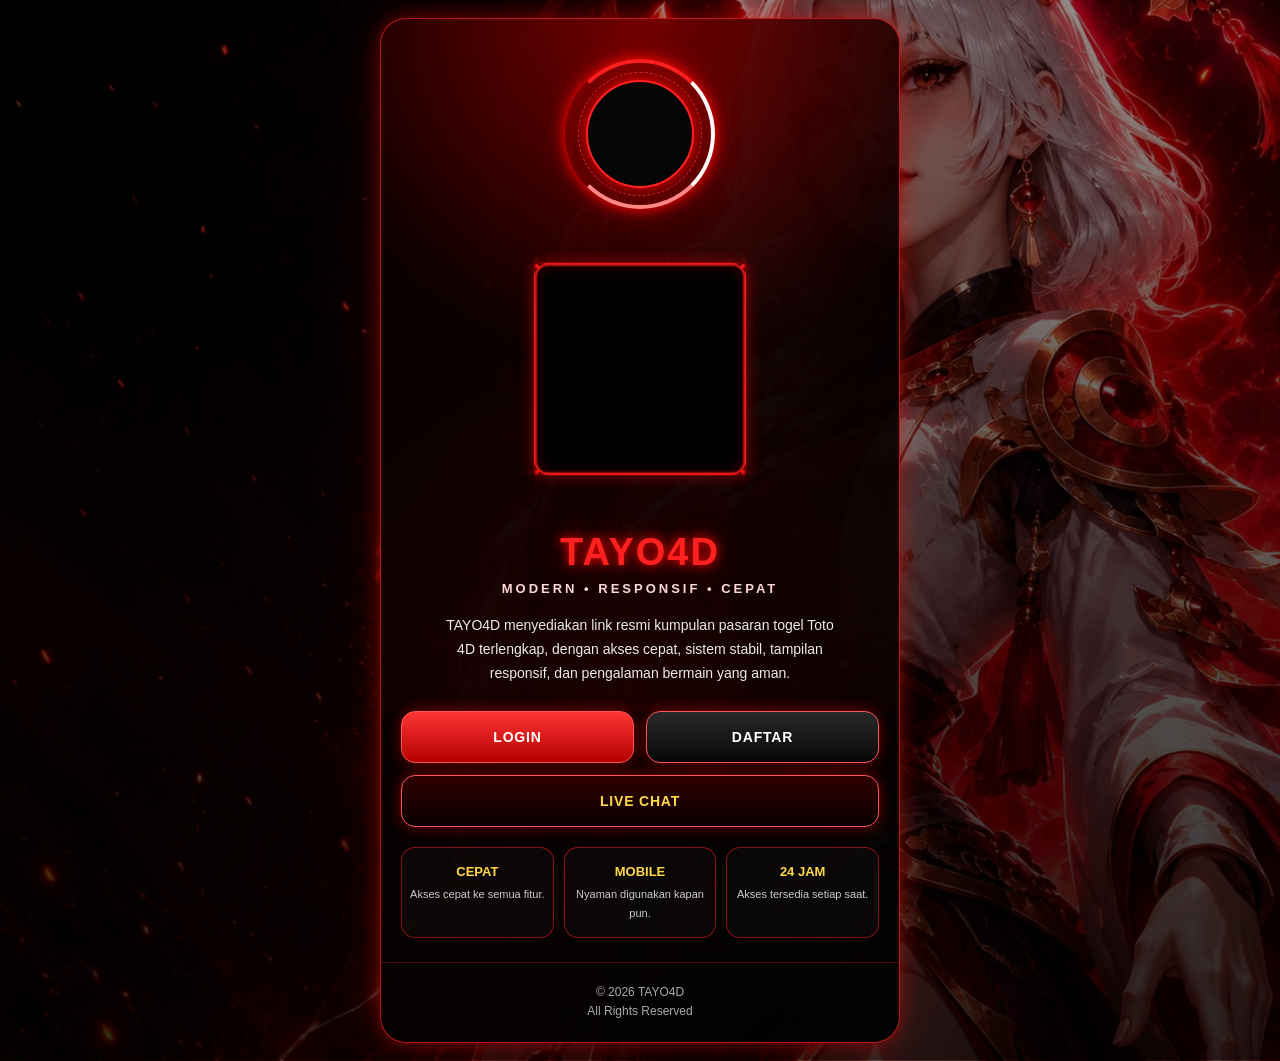
<file: amp.html>
<!doctype html>
<html amp lang="id">
<head>
    <meta charset="utf-8">

    <meta
        name="viewport"
        content="width=device-width,minimum-scale=1,initial-scale=1">

    <title>TAYO4D | Agen Resmi Togel Toto 4D dengan Akses Cepat dan Responsif</title>

    <meta
        name="description"
        content="TAYO4D menyediakan link resmi kumpulan pasaran togel Toto 4D terlengkap, dengan akses cepat, sistem stabil, tampilan responsif, dan pengalaman bermain yang nyaman.">

    <link rel="canonical" href="https://heytayo-bzn.pages.dev/">    

    <meta name="robots" content="index,follow">
    <meta name="theme-color" content="#b00000">
    <meta property="og:url" content="https://heytayo-bzn.pages.dev/">
    <meta property="og:description" content="Halaman TAYO4D dengan tampilan mobile responsif, akses cepat, dan navigasi sederhana.">
    <meta property="og:type" content="website">
    <meta property="og:title" content="TAYO4D | Agen Resmi Togel Toto 4D dengan Akses Cepat dan Responsif">
    <meta property="og:site_name" content="TAYO4D">
    <meta property="og:image:alt" content="Tampilan halaman mobile TAYO4D">
    <meta property="og:image" content="https://heytayo-bzn.pages.dev/assets/images/hero.webp">
    <meta property="og:locale" content="id_ID">
    <meta name="author" content="TAYO4D">
    
    <meta name="application-name" content="TAYO4D">
    <meta name="apple-mobile-web-app-title" content="TAYO4D">

    <meta name="twitter:card" content="summary_large_image">
    <meta name="twitter:title" content="TAYO4D | Agen Resmi Togel Toto 4D dengan Akses Cepat dan Responsif">
    <meta name="twitter:description" content="Halaman TAYO4D dengan tampilan mobile responsif, akses cepat, dan navigasi sederhana.">
    <meta name="twitter:image" content="https://heytayo-bzn.pages.dev/assets/images/hero.webp">
    <meta name="twitter:image:alt" content="Tampilan halaman mobile TAYO4D">

    <!-- AMP menunjuk ke halaman utama -->

    <link
        rel="icon"
        type="image/png"
        href="https://blogger.googleusercontent.com/img/a/AVvXsEjDtZticqPOU9KwvVpXkCI2iN1ujFBm42gglYP4zFiPpkwz1dgMJ536ct8CApjWTevQb0R-zHxw2UMWilbZ0MhPRrlmV93AtWPF2YjVeh0KekMvh37reSf0R4SKHfFQyRFzgP_nyPPDlw1DhL6e7ddwr6jitX4ZCcZq7EoqPrBt6_61q5JpNQ3dLU-YNKB-">

    <script async src="https://cdn.ampproject.org/v0.js"></script>  

    <style amp-boilerplate>
        body {
            -webkit-animation:-amp-start 8s steps(1,end) 0s 1 normal both;
            -moz-animation:-amp-start 8s steps(1,end) 0s 1 normal both;
            -ms-animation:-amp-start 8s steps(1,end) 0s 1 normal both;
            animation:-amp-start 8s steps(1,end) 0s 1 normal both;
        }

        @-webkit-keyframes -amp-start {
            from { visibility:hidden; }
            to { visibility:visible; }
        }

        @-moz-keyframes -amp-start {
            from { visibility:hidden; }
            to { visibility:visible; }
        }

        @-ms-keyframes -amp-start {
            from { visibility:hidden; }
            to { visibility:visible; }
        }

        @-o-keyframes -amp-start {
            from { visibility:hidden; }
            to { visibility:visible; }
        }

        @keyframes -amp-start {
            from { visibility:hidden; }
            to { visibility:visible; }
        }
    </style>

    <noscript>
        <style amp-boilerplate>
            body {
                -webkit-animation:none;
                -moz-animation:none;
                -ms-animation:none;
                animation:none;
            }
        </style>
    </noscript>

    <style amp-custom>

        
        :root {
            --red:#ff2020;
            --red-dark:#850000;
            --gold:#ffd84a;
            --bg:#030303;
            --panel:rgba(8,8,8,.9);
            --text:#ececec;
        }

        * {
            margin:0;
            padding:0;
            box-sizing:border-box;
        }

        html {
            background:var(--bg);
        }

        body {
            min-height:100vh;
            padding:18px 12px;
            overflow-x:hidden;
            font-family:Arial,Helvetica,sans-serif;
            color:#fff;

            background:
                linear-gradient(
                    180deg,
                    rgba(0,0,0,.42),
                    rgba(0,0,0,.82)
                ),
                url("assets/images/hero.webp");

            background-size:cover;
            background-position:center;
            background-repeat:no-repeat;
        }

/* =========================
   PARTIKEL MERAH PUTIH
========================= */

.particle-layer {
    position:fixed;
    z-index:4;
    inset:0;
    overflow:hidden;
    pointer-events:none;
}

.particle-layer span {
    position:absolute;
    top:-10vh;

    width:4px;
    height:4px;

    border-radius:50%;
    opacity:.75;
    background:#fff;
    filter:blur(.2px);

    box-shadow:
        0 0 6px rgba(255,255,255,.9),
        0 0 12px rgba(255,255,255,.35);

    animation-name:
        particleFall,
        particleSway,
        particleBlink;

    animation-timing-function:
        linear,
        ease-in-out,
        ease-in-out;

    animation-iteration-count:
        infinite,
        infinite,
        infinite;
}

.particle-layer span:nth-child(even) {
    background:#ff2020;

    box-shadow:
        0 0 7px rgba(255,40,40,.9),
        0 0 16px rgba(255,0,0,.45);
}

.particle-layer span:nth-child(3n) {
    width:3px;
    height:3px;
}

.particle-layer span:nth-child(5n) {
    width:8px;
    height:8px;
    filter:blur(.5px);
}

.particle-layer span:nth-child(7n) {
    width:2px;
    height:2px;
}

/* Posisi dan durasi */

.particle-layer span:nth-child(1) {
    left:3%;
    animation-duration:12s,4s,2.8s;
    animation-delay:-2s,-1s,-.5s;
}

.particle-layer span:nth-child(2) {
    left:8%;
    animation-duration:17s,5s,3.4s;
    animation-delay:-10s,-3s,-1.2s;
}

.particle-layer span:nth-child(3) {
    left:13%;
    animation-duration:14s,6s,2.5s;
    animation-delay:-6s,-2s,-.8s;
}

.particle-layer span:nth-child(4) {
    left:18%;
    animation-duration:19s,4.5s,3.8s;
    animation-delay:-14s,-1s,-2s;
}

.particle-layer span:nth-child(5) {
    left:23%;
    animation-duration:13s,5.5s,2.9s;
    animation-delay:-4s,-4s,-1s;
}

.particle-layer span:nth-child(6) {
    left:28%;
    animation-duration:18s,6s,3.6s;
    animation-delay:-11s,-3s,-1.5s;
}

.particle-layer span:nth-child(7) {
    left:33%;
    animation-duration:11s,4s,2.4s;
    animation-delay:-7s,-2s,-.7s;
}

.particle-layer span:nth-child(8) {
    left:38%;
    animation-duration:16s,5s,3.2s;
    animation-delay:-13s,-1s,-1.8s;
}

.particle-layer span:nth-child(9) {
    left:43%;
    animation-duration:20s,6.5s,4s;
    animation-delay:-8s,-5s,-2.2s;
}

.particle-layer span:nth-child(10) {
    left:48%;
    animation-duration:14s,4.5s,2.7s;
    animation-delay:-5s,-2s,-.9s;
}

.particle-layer span:nth-child(11) {
    left:53%;
    animation-duration:18s,5.5s,3.5s;
    animation-delay:-15s,-4s,-1.4s;
}

.particle-layer span:nth-child(12) {
    left:58%;
    animation-duration:12s,4s,2.3s;
    animation-delay:-3s,-1s,-.6s;
}

.particle-layer span:nth-child(13) {
    left:63%;
    animation-duration:17s,6s,3.7s;
    animation-delay:-9s,-5s,-2s;
}

.particle-layer span:nth-child(14) {
    left:68%;
    animation-duration:13s,5s,2.8s;
    animation-delay:-6s,-3s,-1.1s;
}

.particle-layer span:nth-child(15) {
    left:73%;
    animation-duration:21s,6.5s,4.1s;
    animation-delay:-17s,-2s,-2.4s;
}

.particle-layer span:nth-child(16) {
    left:78%;
    animation-duration:15s,4.5s,3s;
    animation-delay:-12s,-4s,-1.3s;
}

.particle-layer span:nth-child(17) {
    left:83%;
    animation-duration:19s,5.5s,3.9s;
    animation-delay:-8s,-2s,-2.1s;
}

.particle-layer span:nth-child(18) {
    left:88%;
    animation-duration:11s,4s,2.2s;
    animation-delay:-4s,-1s,-.5s;
}

.particle-layer span:nth-child(19) {
    left:93%;
    animation-duration:16s,6s,3.3s;
    animation-delay:-10s,-5s,-1.7s;
}

.particle-layer span:nth-child(20) {
    left:97%;
    animation-duration:14s,5s,2.9s;
    animation-delay:-7s,-3s,-1.2s;
}

.particle-layer span:nth-child(21) {
    left:6%;
    animation-duration:22s,7s,4.2s;
    animation-delay:-18s,-2s,-2.5s;
}

.particle-layer span:nth-child(22) {
    left:26%;
    animation-duration:15s,4.5s,3.1s;
    animation-delay:-9s,-4s,-1.3s;
}

.particle-layer span:nth-child(23) {
    left:46%;
    animation-duration:19s,6s,3.8s;
    animation-delay:-14s,-1s,-2s;
}

.particle-layer span:nth-child(24) {
    left:66%;
    animation-duration:13s,5s,2.6s;
    animation-delay:-6s,-3s,-.9s;
}

.particle-layer span:nth-child(25) {
    left:86%;
    animation-duration:20s,7s,4s;
    animation-delay:-16s,-5s,-2.3s;
}

.particle-layer span:nth-child(26) {
    left:16%;
    animation-duration:18s,5s,3.4s;
    animation-delay:-12s,-2s,-1.6s;
}

.particle-layer span:nth-child(27) {
    left:36%;
    animation-duration:13s,4s,2.5s;
    animation-delay:-5s,-1s,-.8s;
}

.particle-layer span:nth-child(28) {
    left:56%;
    animation-duration:17s,6s,3.6s;
    animation-delay:-11s,-4s,-1.9s;
}

.particle-layer span:nth-child(29) {
    left:76%;
    animation-duration:14s,5s,2.9s;
    animation-delay:-8s,-3s,-1.2s;
}

.particle-layer span:nth-child(30) {
    left:96%;
    animation-duration:21s,7s,4.1s;
    animation-delay:-17s,-5s,-2.4s;
}

@keyframes particleFall {
    0% {
        transform:translate3d(0,-12vh,0);
    }

    100% {
        transform:translate3d(0,120vh,0);
    }
}

@keyframes particleSway {
    0%,
    100% {
        margin-left:-10px;
    }

    50% {
        margin-left:14px;
    }
}

@keyframes particleBlink {
    0% {
        opacity:.25;
    }

    25% {
        opacity:.95;
    }

    50% {
        opacity:.45;
    }

    75% {
        opacity:1;
    }

    100% {
        opacity:.3;
    }
}

        .page {
            width:100%;
            max-width:520px;
            margin:0 auto;
            overflow:hidden;
            

            border:1px solid rgba(255,32,32,.72);
            border-radius:26px;

            background:
                linear-gradient(
                    145deg,
                    rgba(15,0,0,.92),
                    rgba(2,2,2,.94)
                );

            box-shadow:
                0 0 18px rgba(255,0,0,.36),
                0 0 45px rgba(255,0,0,.18);
        }

.hero {
    position:relative;
    min-height:440px;
    padding:32px 20px 26px;
    text-align:center;

    background:
        radial-gradient(
            circle at top,
            rgba(255,0,0,.28),
            transparent 48%
        );
}

.hero::before {
    content:"";
    position:absolute;
    inset:0;
    pointer-events:none;

    background:
        radial-gradient(
            circle at top,
            rgba(255,0,0,.18),
            transparent 42%
        ),
        radial-gradient(
            circle at bottom,
            rgba(255,0,0,.08),
            transparent 55%
        );
}

.hero > * {
    position:relative;
    z-index:2;
}
                
        

        .logo-wrap {
            width:150px;
            margin:0 auto 24px;
            padding:8px;

            border:1px solid rgba(255,32,32,.72);
            border-radius:22px;

            background:#050505;

            box-shadow:
                0 0 16px rgba(255,0,0,.5),
                inset 0 0 16px rgba(255,0,0,.12);
        }

        .logo-wrap amp-img {
            display:block;
        }

        .showcase {
            position:relative;
            width:100%;
            max-width:340px;
            margin:0 auto 24px;
            padding-top:8px;
}

/* =========================
   LOGO BULAT BERPUTAR
========================= */

.orb-wrap {
    position:relative;
    width:150px;
    height:150px;
    margin:0 auto 20px;

    display:flex;
    align-items:center;
    justify-content:center;
}

.orb-ring {
    position:absolute;
    inset:0;

    border:4px solid rgba(255,0,0,.18);
    border-top-color:#ff2020;
    border-right-color:#ffffff;
    border-bottom-color:#ff8a8a;
    border-radius:50%;

    box-shadow:
        0 0 12px rgba(255,0,0,.9),
        0 0 26px rgba(255,0,0,.55),
        inset 0 0 14px rgba(255,0,0,.28);

    animation:orbSpin 4s linear infinite;
}

.orb-ring::before {
    content:"";
    position:absolute;
    inset:9px;

    border:1px dashed rgba(255,80,80,.65);
    border-radius:50%;
}

.orb-image {
    position:relative;
    z-index:2;
    width:108px;
    height:108px;
    overflow:hidden;

    border:2px solid #ff2020;
    border-radius:50%;

    background:#050505;

    box-shadow:
        0 0 14px rgba(255,0,0,.85),
        0 0 30px rgba(255,0,0,.35);
}

.orb-image amp-img {
    border-radius:50%;
}

/* =========================
   KUBUS 3D BERPUTAR
========================= */

.cube-scene {
    width:280px;
    height:280px;
    margin:0 auto;

    display:flex;
    align-items:center;
    justify-content:center;

    perspective:950px;
}

.cube {
    position:relative;
    width:190px;
    height:190px;

    transform-style:preserve-3d;

    animation:cubeRotate 14s linear infinite;
}

.cube-face {
    position:absolute;
    width:190px;
    height:190px;
    overflow:hidden;
    filter:brightness(1.08) contrast(1.05);

    border:2px solid rgba(255,35,35,.86);
    border-radius:12px;

    background:#050505;

    box-shadow:
        0 0 14px rgba(255,0,0,.5),
        inset 0 0 14px rgba(255,0,0,.2);

    backface-visibility:visible;
}

.cube-face amp-img {
    width:100%;
    height:100%;
}

.cube-front {
    transform:rotateY(0deg) translateZ(95px);
}

.cube-back {
    transform:rotateY(180deg) translateZ(95px);
}

.cube-right {
    transform:rotateY(90deg) translateZ(95px);
}

.cube-left {
    transform:rotateY(-90deg) translateZ(95px);
}

.cube-top {
    transform:rotateX(90deg) translateZ(95px);
}

.cube-bottom {
    transform:rotateX(-90deg) translateZ(95px);
}

@keyframes orbSpin {
    from {
        transform:rotate(0deg);
    }

    to {
        transform:rotate(360deg);
    }
}

@keyframes cubeRotate {
    0% {
        transform:rotateX(-18deg) rotateY(0deg);
    }

    100% {
        transform:rotateX(-18deg) rotateY(360deg);
    }
}

/* =========================
   MOBILE
========================= */

@media (max-width:420px) {
    .showcase {
        max-width:290px;
    }

    .orb-wrap {
        width:130px;
        height:130px;
        margin-bottom:14px;
    }

    .orb-image {
        width:92px;
        height:92px;
    }

    .cube-scene {
        width:235px;
        height:245px;
    }

    .cube {
        width:160px;
        height:160px;
    }

    .cube-face {
        width:160px;
        height:160px;
        border-radius:10px;
    }

    .cube-front {
        transform:rotateY(0deg) translateZ(80px);
    }

    .cube-back {
        transform:rotateY(180deg) translateZ(80px);
    }

    .cube-right {
        transform:rotateY(90deg) translateZ(80px);
    }

    .cube-left {
        transform:rotateY(-90deg) translateZ(80px);
    }

    .cube-top {
        transform:rotateX(90deg) translateZ(80px);
    }

    .cube-bottom {
        transform:rotateX(-90deg) translateZ(80px);
    }
}

.tagline {
    margin-bottom:18px;
    color:#ffd8d8;
    font-size:13px;
    font-weight:700;
    letter-spacing:3px;
}

.description {
    max-width:390px;
    margin:0 auto;
    color:var(--text);
    font-size:14px;
    line-height:1.7;
}

.actions {
    display:grid;
    grid-template-columns:1fr 1fr;
    gap:12px;
    padding:0 20px 20px;
}

.actions a {
    display:flex;
    min-height:52px;
    align-items:center;
    justify-content:center;
    padding:13px 15px;
    transition:.3s;
    overflow:hidden;

    border:1px solid #ff5555;
    border-radius:14px;

    color:#fff;
    text-decoration:none;
    font-size:14px;
    font-weight:900;
    letter-spacing:.8px;

    background:
        linear-gradient(
            180deg,
            #ff3535,
            #b40000
        );

    box-shadow:
        0 0 15px rgba(255,0,0,.42);
}

.actions a:nth-child(2) {
    background:
        linear-gradient(
            180deg,
            #282828,
            #080808
        );
}

.actions a.full {
    grid-column:1 / -1;
    color:var(--gold);

    background:
        linear-gradient(
            180deg,
            #310000,
            #090000
        );
}

.actions a:active{

    transform:scale(.97);

    box-shadow:

    0 0 18px rgba(255,0,0,.7),

    0 0 38px rgba(255,0,0,.35);

}

.features {
    display:grid;
    grid-template-columns:repeat(3,1fr);
    gap:10px;
    padding:0 20px 24px;
}

.feature {
    padding:16px 8px;
    text-align:center;

    border:1px solid rgba(255,32,32,.5);
    border-radius:14px;

    background:rgba(255,255,255,.025);
}

.feature strong {
    display:block;
    margin-bottom:5px;
    color:var(--gold);
    font-size:13px;
}

.feature span {
    color:#ccc;
    font-size:11px;
    line-height:1.4;
}

footer {
    padding:20px;
    text-align:center;
    border-top:1px solid rgba(255,32,32,.28);
    color:#aaa;
    font-size:12px;
    line-height:1.6;
}

    h1 {
    margin-bottom:10px;
    font-size:38px;
    line-height:1;
    letter-spacing:2px;
    color:var(--red);

    text-shadow:
        0 0 10px rgba(255,0,0,.95),
        0 0 24px rgba(255,0,0,.55);
}

@media (max-width:420px) {
    h1 {
        font-size:31px;
    }

    .actions {
        grid-template-columns:1fr;
        padding:0 14px 18px;
    }

    .actions a.full {
        grid-column:auto;
    }

    .features {
        grid-template-columns:1fr;
        padding:0 14px 20px;
    }
}

@media (prefers-reduced-motion:reduce) {
    .orb-ring,
    .cube,
    .particle-layer span {
        animation:none;
    }

    .particle-layer {
        display:none;
    }
}
    </style>
    
</head>

<body>

    <div class="particle-layer" aria-hidden="true">
    <span></span>
    <span></span>
    <span></span>
    <span></span>
    <span></span>

    <span></span>
    <span></span>
    <span></span>
    <span></span>
    <span></span>

    <span></span>
    <span></span>
    <span></span>
    <span></span>
    <span></span>

    <span></span>
    <span></span>
    <span></span>
    <span></span>
    <span></span>

    <span></span>
    <span></span>
    <span></span>
    <span></span>
    <span></span>

    <span></span>
    <span></span>
    <span></span>
    <span></span>
    <span></span>
</div>

    <main class="page">

        <section class="hero">

         <div class="showcase">

    <div class="orb-wrap">
        <div class="orb-ring" aria-hidden="true"></div>

        <div class="orb-image">
            <amp-img
                src="assets/images/logo.webp"
                width="500"
                height="500"
                layout="responsive"
                alt="Logo TAYO4D">
            </amp-img>
        </div>
    </div>

    <div class="cube-scene" aria-hidden="true">
        <div class="cube">

            <div class="cube-face cube-front">
                <amp-img
                    src="assets/images/amp-center.gif"
                    width="500"
                    height="500"
                    layout="responsive"
                    alt="">
                </amp-img>
            </div>

            <div class="cube-face cube-back">
                <amp-img
                    src="assets/images/amp-center.gif"
                    width="500"
                    height="500"
                    layout="responsive"
                    alt="">
                </amp-img>
            </div>

            <div class="cube-face cube-right">
                <amp-img
                    src="assets/images/amp-center.gif"
                    width="500"
                    height="500"
                    layout="responsive"
                    alt="">
                </amp-img>
            </div>

            <div class="cube-face cube-left">
                <amp-img
                    src="assets/images/amp-center.gif"
                    width="500"
                    height="500"
                    layout="responsive"
                    alt="">
                </amp-img>
            </div>

            <div class="cube-face cube-top">
                <amp-img
                    src="assets/images/amp-center.gif"
                    width="500"
                    height="500"
                    layout="responsive"
                    alt="">
                </amp-img>
            </div>

            <div class="cube-face cube-bottom">
                <amp-img
                    src="assets/images/amp-center.gif"
                    width="500"
                    height="500"
                    layout="responsive"
                    alt="">
                </amp-img>
            </div>

        </div>
    </div>

</div>   

            <h1>TAYO4D</h1>

            <p class="tagline">
                MODERN • RESPONSIF • CEPAT
            </p>

            <p class="description">
                TAYO4D menyediakan link resmi kumpulan pasaran togel Toto 4D terlengkap, dengan akses cepat, sistem stabil, tampilan responsif, dan pengalaman bermain yang aman.
            </p>

        </section>

        <nav class="actions" aria-label="Navigasi utama">

            <a
                href="https://rabta.shop/LoginTayo4D"
                target="_blank"
                rel="nofollow noopener noreferrer">
                LOGIN
            </a>

            <a
                href="https://rabta.shop/Daftar"
                target="_blank"
                rel="nofollow noopener noreferrer">
                DAFTAR
            </a>

            <a
                href="https://secure.livechatenterprise.com/licence/15293634/v2/open_chat.cgi"
                target="_blank"
                rel="nofollow noopener noreferrer"
                class="full">
                LIVE CHAT
            </a>

        </nav>

        <section class="features" aria-label="Keunggulan">

            <div class="feature">
                <strong>CEPAT</strong>
                <span>Akses cepat ke semua fitur.</span>
            </div>

            <div class="feature">
                <strong>MOBILE</strong>
                <span>Nyaman digunakan kapan pun.</span>
            </div>

            <div class="feature">
                <strong>24 JAM</strong>
                <span>Akses tersedia setiap saat.</span>
            </div>

        </section>

        <footer>
            © 2026 TAYO4D<br>
            All Rights Reserved
        </footer>

    </main>

</body>
</html>
</file>
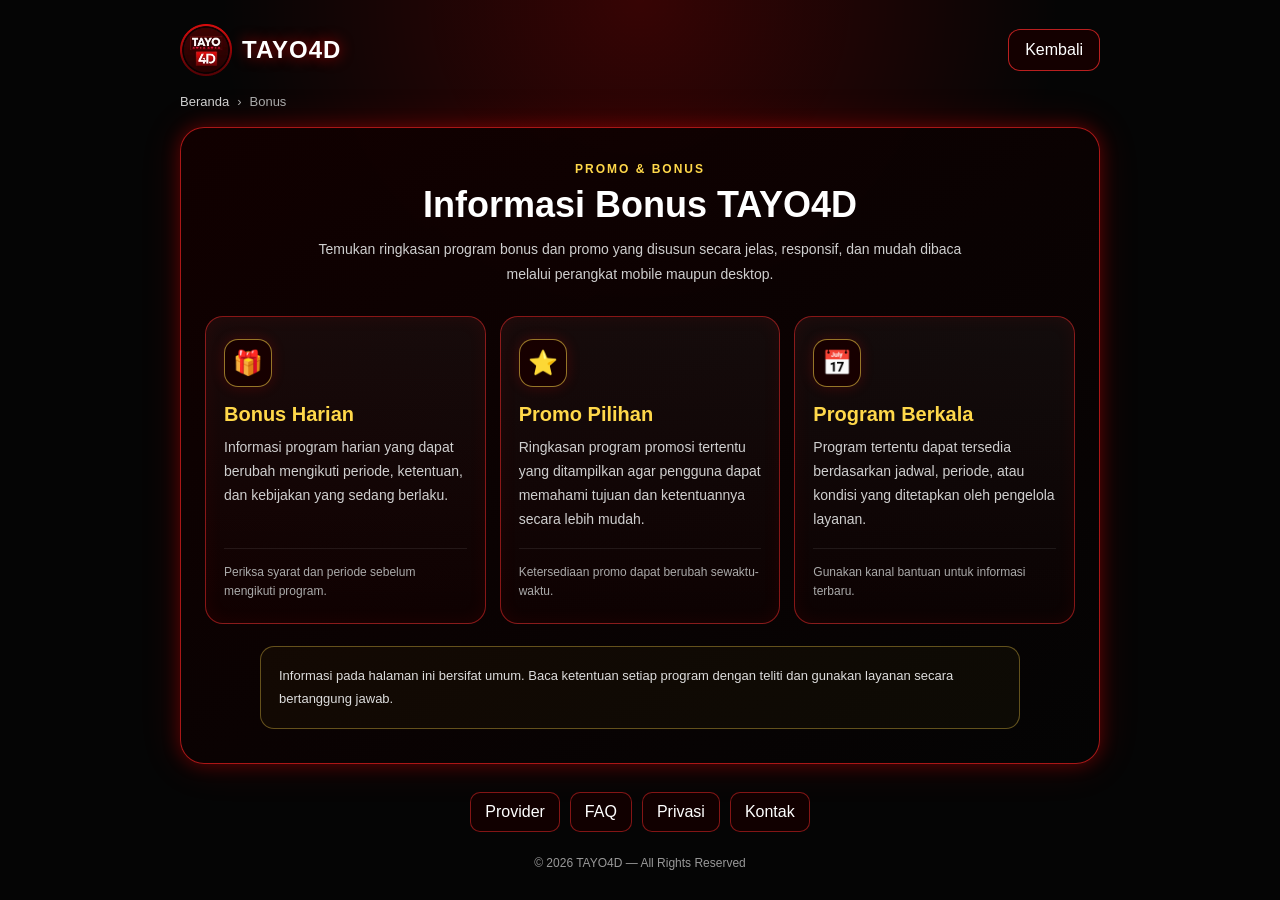
<file: pages/bonus.html>
<!doctype html>
<html lang="id">
<head>
    <meta charset="UTF-8">

    <meta
        name="viewport"
        content="width=device-width, initial-scale=1.0">

    <title>Bonus TAYO4D | Informasi Promo dan Program Harian</title>

    <meta
        name="description"
        content="Temukan informasi program bonus dan promo TAYO4D dengan tampilan responsif, penjelasan ringkas, dan navigasi yang mudah digunakan.">

    <meta name="robots" content="index,follow">
    <meta name="theme-color" content="#b00000">
    <meta name="author" content="TAYO4D">

    <link
        rel="canonical"
        href="https://heytayo-bzn.pages.dev/pages/bonus">

    <link rel="stylesheet" href="/assets/css/subpages.css">    

    <link
        rel="icon"
        type="image/png"
        href="/assets/images/icon-192.png">

    <link
        rel="apple-touch-icon"
        href="/assets/images/apple-touch-icon.png">

    <!-- Open Graph -->
    <meta property="og:type" content="website">
    <meta property="og:site_name" content="TAYO4D">
    <meta property="og:locale" content="id_ID">

    <meta
        property="og:url"
        content="https://heytayo-bzn.pages.dev/pages/bonus">

    <meta
        property="og:title"
        content="Bonus TAYO4D | Informasi Promo dan Program Harian">

    <meta
        property="og:description"
        content="Informasi program bonus dan promo TAYO4D dengan tampilan responsif dan navigasi sederhana.">

    <meta
        property="og:image"
        content="https://heytayo-bzn.pages.dev/assets/images/hero.webp">

    <meta
        property="og:image:alt"
        content="Halaman Bonus TAYO4D">

    <!-- Twitter/X -->
    <meta name="twitter:card" content="summary_large_image">

    <meta
        name="twitter:title"
        content="Bonus TAYO4D | Informasi Promo dan Program Harian">

    <meta
        name="twitter:description"
        content="Informasi program bonus dan promo TAYO4D dengan tampilan responsif dan navigasi sederhana.">

    <meta
        name="twitter:image"
        content="https://heytayo-bzn.pages.dev/assets/images/hero.webp">

    <meta
        name="twitter:image:alt"
        content="Halaman Bonus TAYO4D">

    <!-- Structured Data -->
    <script type="application/ld+json">
    {
        "@context": "https://schema.org",
        "@graph": [
            {
                "@type": "WebPage",
                "@id": "https://heytayo-bzn.pages.dev/pages/bonus#webpage",
                "url": "https://heytayo-bzn.pages.dev/pages/bonus",
                "name": "Bonus TAYO4D | Informasi Promo dan Program Harian",
                "description": "Informasi program bonus dan promo TAYO4D dengan tampilan responsif dan navigasi sederhana.",
                "isPartOf": {
                    "@id": "https://heytayo-bzn.pages.dev/#website"
                },
                "breadcrumb": {
                    "@id": "https://heytayo-bzn.pages.dev/pages/bonus#breadcrumb"
                },
                "inLanguage": "id-ID"
            },
            {
                "@type": "BreadcrumbList",
                "@id": "https://heytayo-bzn.pages.dev/pages/bonus#breadcrumb",
                "itemListElement": [
                    {
                        "@type": "ListItem",
                        "position": 1,
                        "name": "Beranda",
                        "item": "https://heytayo-bzn.pages.dev/"
                    },
                    {
                        "@type": "ListItem",
                        "position": 2,
                        "name": "Bonus",
                        "item": "https://heytayo-bzn.pages.dev/pages/bonus"
                    }
                ]
            }
        ]
    }
    </script>

        <!-- Google tag (gtag.js) -->
    <script async src="https://www.googletagmanager.com/gtag/js?id=G-QPCE416YLT"></script>
    <script>
        window.dataLayer = window.dataLayer || [];
        function gtag(){dataLayer.push(arguments);}
        gtag('js', new Date());

        gtag('config', 'G-QPCE416YLT');
    </script>

</head>

<body class="subpage">

    <a href="#main-content" class="skip-link">
        Lewati ke konten
    </a>

    <div class="subpage-container">

        <header class="subpage-header">
            <a
                class="subpage-brand"
                href="/"
                aria-label="TAYO4D — Beranda">

                <img
                    src="/assets/images/logo.webp"
                    alt=""
                    width="52"
                    height="52">

                <span>TAYO4D</span>
            </a>

            <a 
                class="subpage-back" 
                href="/"
                aria-label="Kembali ke Beranda">
                Kembali

            </a>
            
        </header>

        <nav class="breadcrumb" aria-label="Breadcrumb">
            <a href="/">Beranda</a>
            <span aria-hidden="true">›</span>
            <span aria-current="page">Bonus</span>
        </nav>

<main id="main-content">

    <section
        class="subpage-panel"
        aria-labelledby="bonus-title">

        <header class="subpage-heading">
            <span class="subpage-eyebrow">PROMO & BONUS</span>

            <h1 id="bonus-title">
                Informasi Bonus TAYO4D
            </h1>

            <p>
                Temukan ringkasan program bonus dan promo yang
                disusun secara jelas, responsif, dan mudah dibaca
                melalui perangkat mobile maupun desktop.
            </p>
        </header>

        <div class="bonus-grid">

            <article class="bonus-card">
                <div class="bonus-icon" aria-hidden="true">🎁</div>

                <h2>Bonus Harian</h2>

                <p>
                    Informasi program harian yang dapat berubah
                    mengikuti periode, ketentuan, dan kebijakan
                    yang sedang berlaku.
                </p>

                <div class="bonus-note">
                    Periksa syarat dan periode sebelum mengikuti program.
                </div>
            </article>

            <article class="bonus-card">
                <div class="bonus-icon" aria-hidden="true">⭐</div>

                <h2>Promo Pilihan</h2>

                <p>
                    Ringkasan program promosi tertentu yang ditampilkan
                    agar pengguna dapat memahami tujuan dan ketentuannya
                    secara lebih mudah.
                </p>

                <div class="bonus-note">
                    Ketersediaan promo dapat berubah sewaktu-waktu.
                </div>
            </article>

            <article class="bonus-card">
                <div class="bonus-icon" aria-hidden="true">📅</div>

                <h2>Program Berkala</h2>

                <p>
                    Program tertentu dapat tersedia berdasarkan
                    jadwal, periode, atau kondisi yang ditetapkan
                    oleh pengelola layanan.
                </p>

                <div class="bonus-note">
                    Gunakan kanal bantuan untuk informasi terbaru.
                </div>
            </article>

        </div>

        <div class="subpage-notice">
            Informasi pada halaman ini bersifat umum. Baca ketentuan
            setiap program dengan teliti dan gunakan layanan secara
            bertanggung jawab.
        </div>

    </section>

    <nav
        class="internal-nav"
        aria-label="Halaman informasi">

        <a href="/pages/provider">Provider</a>
        <a href="/pages/faq">FAQ</a>
        <a href="/pages/privacy">Privasi</a>
        <a href="/pages/contact">Kontak</a>
    </nav>

</main>
        <footer class="subpage-footer">
            © 2026 TAYO4D — All Rights Reserved
        </footer>

    </div>

</body>
</html>
</file>
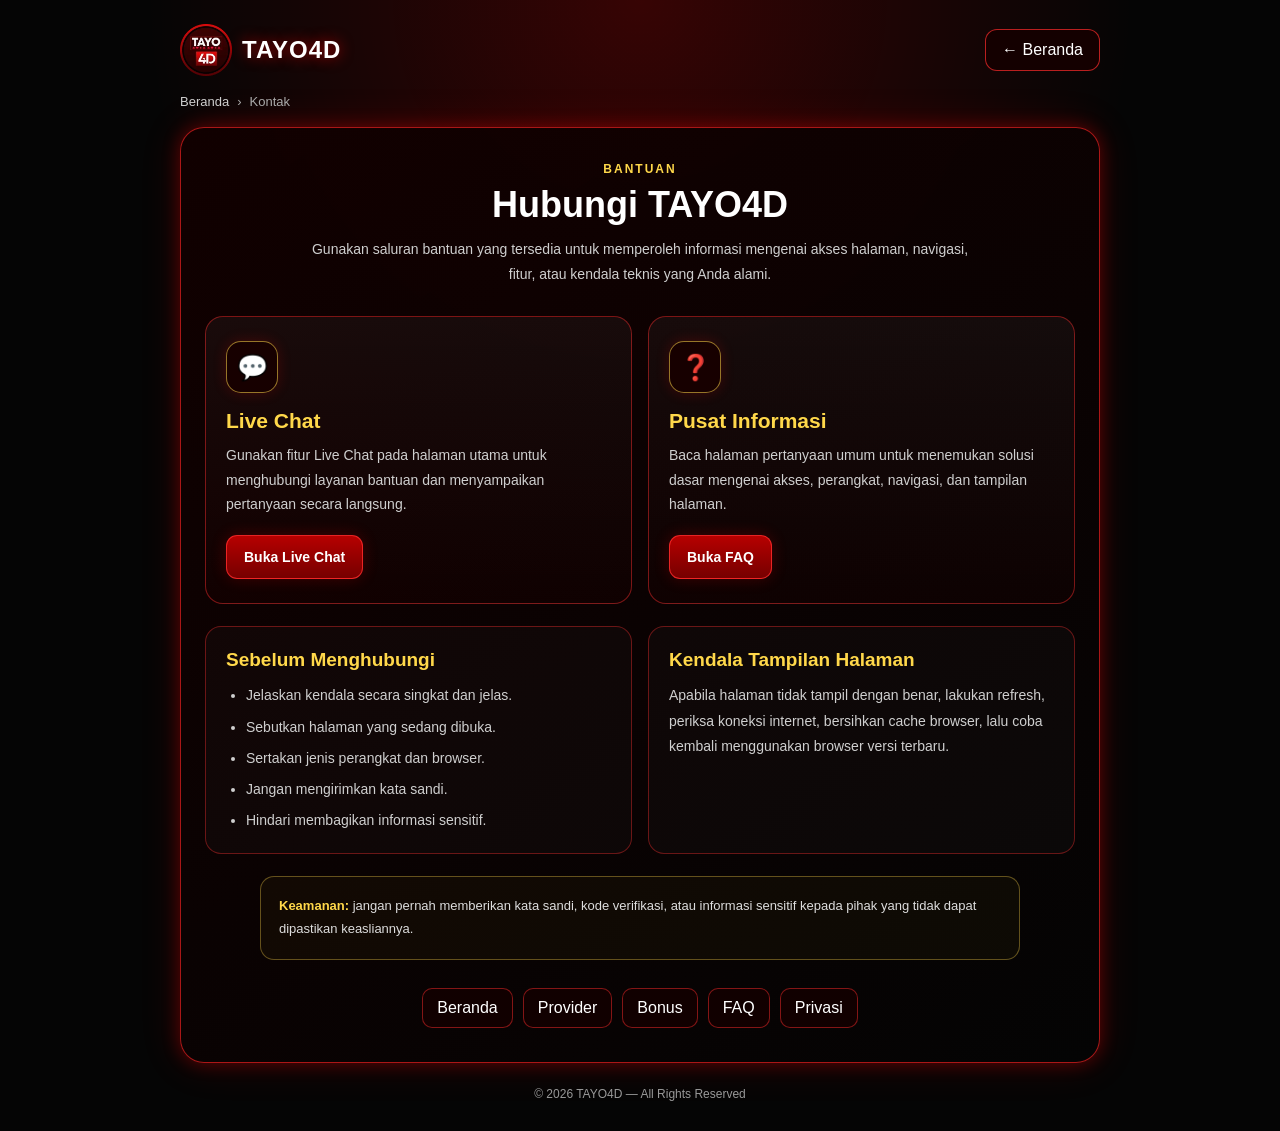
<file: pages/contact.html>
<!doctype html>
<html lang="id">
<head>
    <meta charset="UTF-8">

    <meta
        name="viewport"
        content="width=device-width, initial-scale=1.0">

    <title>Kontak TAYO4D | Layanan Bantuan dan Informasi</title>

    <meta
        name="description"
        content="Hubungi layanan bantuan TAYO4D untuk memperoleh informasi mengenai akses halaman, navigasi, kendala teknis, dan pertanyaan umum.">

    <meta name="robots" content="index,follow">
    <meta name="theme-color" content="#b00000">
    <meta name="author" content="TAYO4D">

    <link
        rel="canonical"
        href="https://heytayo-bzn.pages.dev/pages/contact">

    <link rel="stylesheet" href="/assets/css/subpages.css">  

    <link
        rel="icon"
        type="image/png"
        href="/assets/images/icon-192.png">

    <link
        rel="apple-touch-icon"
        href="/assets/images/apple-touch-icon.png">

    <!-- Open Graph -->
    <meta property="og:type" content="website">
    <meta property="og:site_name" content="TAYO4D">
    <meta property="og:locale" content="id_ID">

    <meta
        property="og:url"
        content="https://heytayo-bzn.pages.dev/pages/contact">

    <meta
        property="og:title"
        content="Kontak TAYO4D | Layanan Bantuan dan Informasi">

    <meta
        property="og:description"
        content="Hubungi layanan bantuan TAYO4D untuk pertanyaan umum, akses halaman, navigasi, dan kendala teknis.">

    <meta
        property="og:image"
        content="https://heytayo-bzn.pages.dev/assets/images/hero.webp">

    <meta
        property="og:image:alt"
        content="Halaman Kontak TAYO4D">

    <!-- Twitter/X -->
    <meta name="twitter:card" content="summary_large_image">

    <meta
        name="twitter:title"
        content="Kontak TAYO4D | Layanan Bantuan dan Informasi">

    <meta
        name="twitter:description"
        content="Hubungi layanan bantuan TAYO4D untuk pertanyaan umum, akses halaman, navigasi, dan kendala teknis.">

    <meta
        name="twitter:image"
        content="https://heytayo-bzn.pages.dev/assets/images/hero.webp">

    <meta
        name="twitter:image:alt"
        content="Halaman Kontak TAYO4D">

    <!-- Structured Data -->
    <script type="application/ld+json">
    {
        "@context": "https://schema.org",
        "@graph": [
            {
                "@type": "ContactPage",
                "@id": "https://heytayo-bzn.pages.dev/pages/contact#webpage",
                "url": "https://heytayo-bzn.pages.dev/pages/contact",
                "name": "Kontak TAYO4D | Layanan Bantuan dan Informasi",
                "description": "Halaman kontak TAYO4D untuk memperoleh bantuan mengenai akses halaman, navigasi, dan kendala teknis.",
                "isPartOf": {
                    "@id": "https://heytayo-bzn.pages.dev/#website"
                },
                "breadcrumb": {
                    "@id": "https://heytayo-bzn.pages.dev/pages/contact#breadcrumb"
                },
                "inLanguage": "id-ID"
            },
            {
                "@type": "BreadcrumbList",
                "@id": "https://heytayo-bzn.pages.dev/pages/contact#breadcrumb",
                "itemListElement": [
                    {
                        "@type": "ListItem",
                        "position": 1,
                        "name": "Beranda",
                        "item": "https://heytayo-bzn.pages.dev/"
                    },
                    {
                        "@type": "ListItem",
                        "position": 2,
                        "name": "Kontak",
                        "item": "https://heytayo-bzn.pages.dev/pages/contact"
                    }
                ]
            }
        ]
    }
    </script>

        <!-- Google tag (gtag.js) -->
    <script async src="https://www.googletagmanager.com/gtag/js?id=G-QPCE416YLT"></script>
    <script>
        window.dataLayer = window.dataLayer || [];
        function gtag(){dataLayer.push(arguments);}
        gtag('js', new Date());

        gtag('config', 'G-QPCE416YLT');
    </script>

</head>

<body class="subpage">

    <a href="#main-content" class="skip-link">
        Lewati ke konten
    </a>

    <div class="subpage-container">

        <header class="subpage-header">
            <a
                class="subpage-brand"
                href="/"
                aria-label="TAYO4D — Beranda">

                <img
                    src="/assets/images/logo.webp"
                    alt=""
                    width="52"
                    height="52"
                    decoding="async">

                <span>TAYO4D</span>
            </a>

            <a
                class="subpage-back"
                href="/"
                aria-label="Kembali ke Beranda">
                ← Beranda
            </a>
        </header>

        <nav class="breadcrumb" aria-label="Breadcrumb">
            <a href="/">Beranda</a>
            <span aria-hidden="true">›</span>
            <span aria-current="page">Kontak</span>
        </nav>

        <main id="main-content">

            <section
                class="subpage-panel"
                aria-labelledby="contact-title">

                <header class="subpage-heading">
                    <span class="subpage-eyebrow">BANTUAN</span>

                    <h1 id="contact-title">
                        Hubungi TAYO4D
                    </h1>

                    <p>
                        Gunakan saluran bantuan yang tersedia untuk memperoleh
                        informasi mengenai akses halaman, navigasi, fitur,
                        atau kendala teknis yang Anda alami.
                    </p>
                </header>

                <div class="contact-grid">

                    <article class="contact-card">
                        <div class="contact-icon" aria-hidden="true">
                            💬
                        </div>

                        <h2>Live Chat</h2>

                        <p>
                            Gunakan fitur Live Chat pada halaman utama untuk
                            menghubungi layanan bantuan dan menyampaikan
                            pertanyaan secara langsung.
                        </p>

                        <a
                            class="contact-button"
                            href="https://secure.livechatenterprise.com/licence/15293634/v2/open_chat.cgi"
                            target="_blank"
                            rel="noopener noreferrer"
                            aria-label="Buka Live Chat di tab baru">
                            Buka Live Chat
                        </a>
                    </article>

                    <article class="contact-card">
                        <div class="contact-icon" aria-hidden="true">
                            ❓
                        </div>

                        <h2>Pusat Informasi</h2>

                        <p>
                            Baca halaman pertanyaan umum untuk menemukan
                            solusi dasar mengenai akses, perangkat, navigasi,
                            dan tampilan halaman.
                        </p>

                        <a
                            class="contact-button"
                            href="/pages/faq">
                            Buka FAQ
                        </a>
                    </article>

                </div>

                <div class="info-section">

                    <section class="info-card">
                        <h2>Sebelum Menghubungi</h2>

                        <ul>
                            <li>Jelaskan kendala secara singkat dan jelas.</li>
                            <li>Sebutkan halaman yang sedang dibuka.</li>
                            <li>Sertakan jenis perangkat dan browser.</li>
                            <li>Jangan mengirimkan kata sandi.</li>
                            <li>Hindari membagikan informasi sensitif.</li>
                        </ul>
                    </section>

                    <section class="info-card">
                        <h2>Kendala Tampilan Halaman</h2>

                        <p>
                            Apabila halaman tidak tampil dengan benar,
                            lakukan refresh, periksa koneksi internet,
                            bersihkan cache browser, lalu coba kembali
                            menggunakan browser versi terbaru.
                        </p>
                    </section>

                </div>

                <div class="subpage-notice">
                    <strong>Keamanan:</strong>
                    jangan pernah memberikan kata sandi, kode verifikasi,
                    atau informasi sensitif kepada pihak yang tidak dapat
                    dipastikan keasliannya.
                </div>

                <nav
                    class="internal-nav"
                    aria-label="Halaman informasi">

                    <a href="/">Beranda</a>
                    <a href="/pages/provider">Provider</a>
                    <a href="/pages/bonus">Bonus</a>
                    <a href="/pages/faq">FAQ</a>
                    <a href="/pages/privacy">Privasi</a>
                </nav>

            </section>

        </main>

        <footer class="subpage-footer">
            © 2026 TAYO4D — All Rights Reserved
        </footer>

    </div>

</body>
</html>
</file>
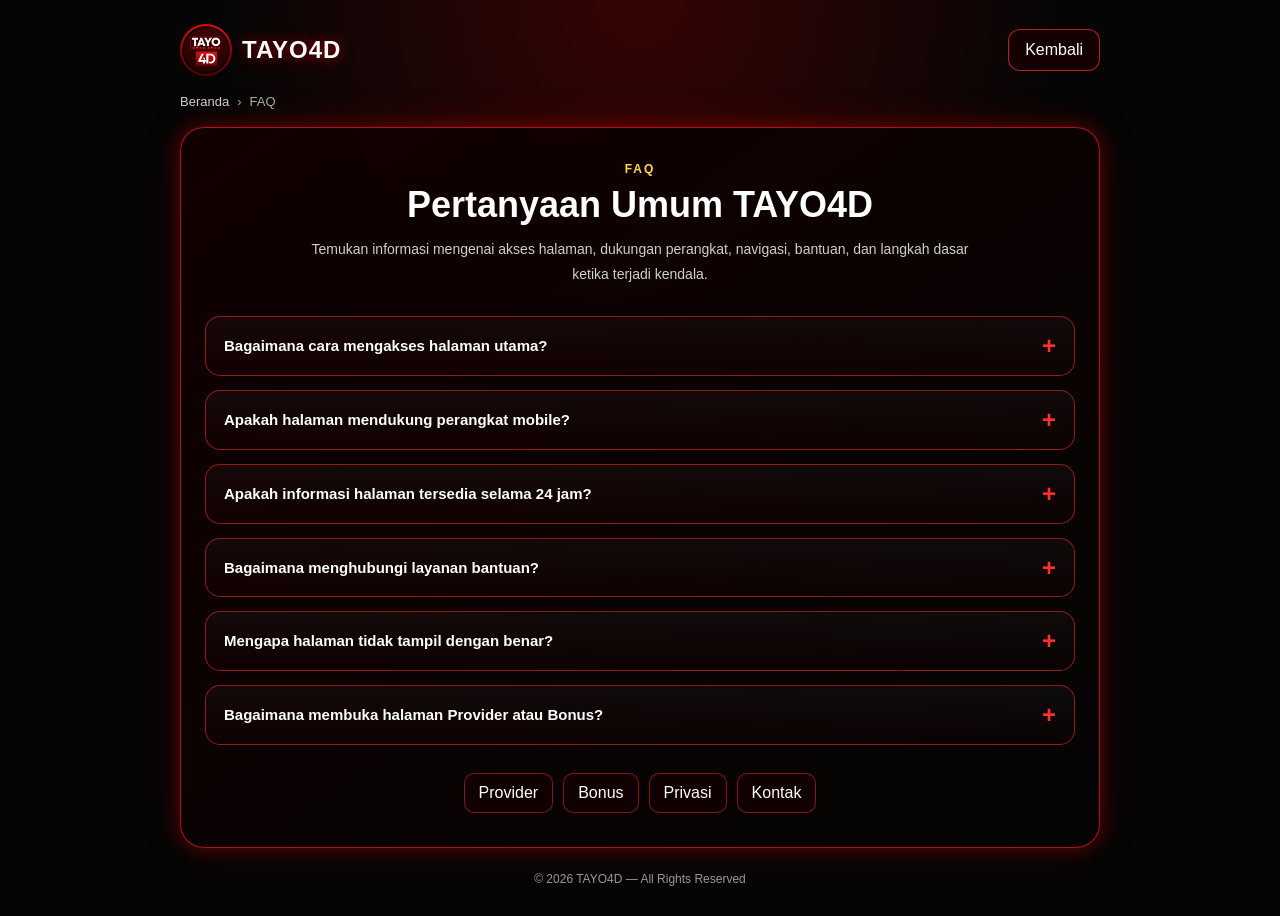
<file: pages/faq.html>
<!doctype html>
<html lang="id">
<head>
    <meta charset="UTF-8">

    <meta
        name="viewport"
        content="width=device-width, initial-scale=1.0">

    <title>FAQ TAYO4D | Pertanyaan Umum dan Bantuan</title>

    <meta
        name="description"
        content="Temukan jawaban atas pertanyaan umum mengenai akses halaman, perangkat mobile, navigasi, bantuan, dan penggunaan layanan TAYO4D.">

    <meta name="robots" content="index,follow">
    <meta name="theme-color" content="#b00000">
    <meta name="author" content="TAYO4D">

    <link
        rel="canonical"
        href="https://heytayo-bzn.pages.dev/pages/faq">

    <link rel="stylesheet" href="/assets/css/subpages.css">

    <link
        rel="icon"
        type="image/png"
        href="/assets/images/icon-192.png">

    <link
        rel="apple-touch-icon"
        href="/assets/images/apple-touch-icon.png">

    <!-- Open Graph -->
    <meta property="og:type" content="website">
    <meta property="og:site_name" content="TAYO4D">
    <meta property="og:locale" content="id_ID">

    <meta
        property="og:url"
        content="https://heytayo-bzn.pages.dev/pages/faq">

    <meta
        property="og:title"
        content="FAQ TAYO4D | Pertanyaan Umum dan Bantuan">

    <meta
        property="og:description"
        content="Jawaban atas pertanyaan umum mengenai akses, navigasi, perangkat, dan bantuan TAYO4D.">

    <meta
        property="og:image"
        content="https://heytayo-bzn.pages.dev/assets/images/hero.webp">

    <meta
        property="og:image:alt"
        content="Halaman FAQ TAYO4D">

    <!-- Twitter/X -->
    <meta name="twitter:card" content="summary_large_image">

    <meta
        name="twitter:title"
        content="FAQ TAYO4D | Pertanyaan Umum dan Bantuan">

    <meta
        name="twitter:description"
        content="Jawaban atas pertanyaan umum mengenai akses, navigasi, perangkat, dan bantuan TAYO4D.">

    <meta
        name="twitter:image"
        content="https://heytayo-bzn.pages.dev/assets/images/hero.webp">

    <meta
        name="twitter:image:alt"
        content="Halaman FAQ TAYO4D">

    <!-- Structured Data -->
    <script type="application/ld+json">
    {
        "@context": "https://schema.org",
        "@graph": [
            {
                "@type": "WebPage",
                "@id": "https://heytayo-bzn.pages.dev/pages/faq#webpage",
                "url": "https://heytayo-bzn.pages.dev/pages/faq",
                "name": "FAQ TAYO4D | Pertanyaan Umum dan Bantuan",
                "description": "Jawaban atas pertanyaan umum mengenai akses, navigasi, perangkat, dan bantuan TAYO4D.",
                "isPartOf": {
                    "@id": "https://heytayo-bzn.pages.dev/#website"
                },
                "breadcrumb": {
                    "@id": "https://heytayo-bzn.pages.dev/pages/faq#breadcrumb"
                },
                "mainEntity": {
                    "@id": "https://heytayo-bzn.pages.dev/pages/faq#faq"
                },
                "inLanguage": "id-ID"
            },
            {
                "@type": "BreadcrumbList",
                "@id": "https://heytayo-bzn.pages.dev/pages/faq#breadcrumb",
                "itemListElement": [
                    {
                        "@type": "ListItem",
                        "position": 1,
                        "name": "Beranda",
                        "item": "https://heytayo-bzn.pages.dev/"
                    },
                    {
                        "@type": "ListItem",
                        "position": 2,
                        "name": "FAQ",
                        "item": "https://heytayo-bzn.pages.dev/pages/faq"
                    }
                ]
            },
            {
                "@type": "FAQPage",
                "@id": "https://heytayo-bzn.pages.dev/pages/faq#faq",
                "mainEntity": [
                    {
                        "@type": "Question",
                        "name": "Bagaimana cara mengakses halaman utama?",
                        "acceptedAnswer": {
                            "@type": "Answer",
                            "text": "Gunakan tombol kembali di bagian atas halaman atau buka alamat utama TAYO4D melalui tautan Beranda."
                        }
                    },
                    {
                        "@type": "Question",
                        "name": "Apakah halaman mendukung perangkat mobile?",
                        "acceptedAnswer": {
                            "@type": "Answer",
                            "text": "Ya. Halaman dirancang responsif agar dapat digunakan pada ponsel, tablet, laptop, dan desktop."
                        }
                    },
                    {
                        "@type": "Question",
                        "name": "Apakah informasi halaman tersedia selama 24 jam?",
                        "acceptedAnswer": {
                            "@type": "Answer",
                            "text": "Halaman informasi dapat diakses setiap saat selama situs dan koneksi internet tersedia."
                        }
                    },
                    {
                        "@type": "Question",
                        "name": "Bagaimana menghubungi layanan bantuan?",
                        "acceptedAnswer": {
                            "@type": "Answer",
                            "text": "Gunakan halaman Kontak atau tombol Live Chat pada halaman utama untuk menghubungi layanan bantuan."
                        }
                    },
                    {
                        "@type": "Question",
                        "name": "Mengapa halaman tidak tampil dengan benar?",
                        "acceptedAnswer": {
                            "@type": "Answer",
                            "text": "Lakukan refresh, periksa koneksi internet, hapus cache browser, lalu coba buka kembali halaman."
                        }
                    },
                    {
                        "@type": "Question",
                        "name": "Bagaimana membuka halaman Provider atau Bonus?",
                        "acceptedAnswer": {
                            "@type": "Answer",
                            "text": "Gunakan menu navigasi pada bagian bawah halaman FAQ untuk membuka halaman Provider atau Bonus."
                        }
                    }
                ]
            }
        ]
    }
    </script>

        <!-- Google tag (gtag.js) -->
    <script async src="https://www.googletagmanager.com/gtag/js?id=G-QPCE416YLT"></script>
    <script>
        window.dataLayer = window.dataLayer || [];
        function gtag(){dataLayer.push(arguments);}
        gtag('js', new Date());

        gtag('config', 'G-QPCE416YLT');
    </script>

    </head>

    <body class="subpage">

    <a href="#main-content" class="skip-link">
        Lewati ke konten
    </a>

    <div class="subpage-container">

    <header class="subpage-header">
        <a class="subpage-brand" href="/" aria-label="TAYO4D — Beranda">
            <img
                src="/assets/images/logo.webp"
                alt=""
                width="52"
                height="52">
            <span>TAYO4D</span>
        </a>

        <a class="subpage-back" href="/">
            Kembali
        </a>
    </header>

    <nav class="breadcrumb" aria-label="Breadcrumb">
        <a href="/">Beranda</a>
        <span aria-hidden="true">›</span>
        <span aria-current="page">FAQ</span>
    </nav>

    <main id="main-content">

        <section
            class="subpage-panel"
            aria-labelledby="faq-title">

            <header class="subpage-heading">
                <span class="subpage-eyebrow">FAQ</span>

                <h1 id="faq-title">
                    Pertanyaan Umum TAYO4D
                </h1>

                <p>
                    Temukan informasi mengenai akses halaman,
                    dukungan perangkat, navigasi, bantuan,
                    dan langkah dasar ketika terjadi kendala.
                </p>
            </header>

    <div class="subpage-faq-list">

    <details class="subpage-faq-item">
        <summary>
            Bagaimana cara mengakses halaman utama?
        </summary>

        <div class="subpage-answer">
            Gunakan tombol kembali di bagian atas halaman atau buka
            alamat utama TAYO4D melalui tautan Beranda.
        </div>
    </details>

    <details class="subpage-faq-item">
        <summary>
            Apakah halaman mendukung perangkat mobile?
        </summary>

        <div class="subpage-answer">
            Ya. Halaman dirancang responsif agar dapat digunakan pada
            ponsel, tablet, laptop, dan desktop.
        </div>
    </details>

    <details class="subpage-faq-item">
        <summary>
            Apakah informasi halaman tersedia selama 24 jam?
        </summary>

        <div class="subpage-answer">
            Halaman informasi dapat diakses setiap saat selama situs
            dan koneksi internet tersedia.
        </div>
    </details>

    <details class="subpage-faq-item">
        <summary>
            Bagaimana menghubungi layanan bantuan?
        </summary>

        <div class="subpage-answer">
            Gunakan halaman Kontak atau tombol Live Chat pada halaman
            utama untuk menghubungi layanan bantuan.
        </div>
    </details>

    <details class="subpage-faq-item">
        <summary>
            Mengapa halaman tidak tampil dengan benar?
        </summary>

        <div class="subpage-answer">
            Lakukan refresh, periksa koneksi internet, hapus cache
            browser, lalu coba buka kembali halaman.
        </div>
    </details>

    <details class="subpage-faq-item">
        <summary>
            Bagaimana membuka halaman Provider atau Bonus?
        </summary>

        <div class="subpage-answer">
            Gunakan menu navigasi pada bagian bawah halaman FAQ untuk
            membuka halaman Provider atau Bonus.
        </div>
    </details>

    </div>

            <nav class="internal-nav" aria-label="Halaman informasi">
                <a href="/pages/provider">Provider</a>
                <a href="/pages/bonus">Bonus</a>
                <a href="/pages/privacy">Privasi</a>
                <a href="/pages/contact">Kontak</a>
            </nav>

            </section>

        </main>

    <footer class="subpage-footer">
        © 2026 TAYO4D — All Rights Reserved
    </footer>

    </div>

</body>
</html>
</file>
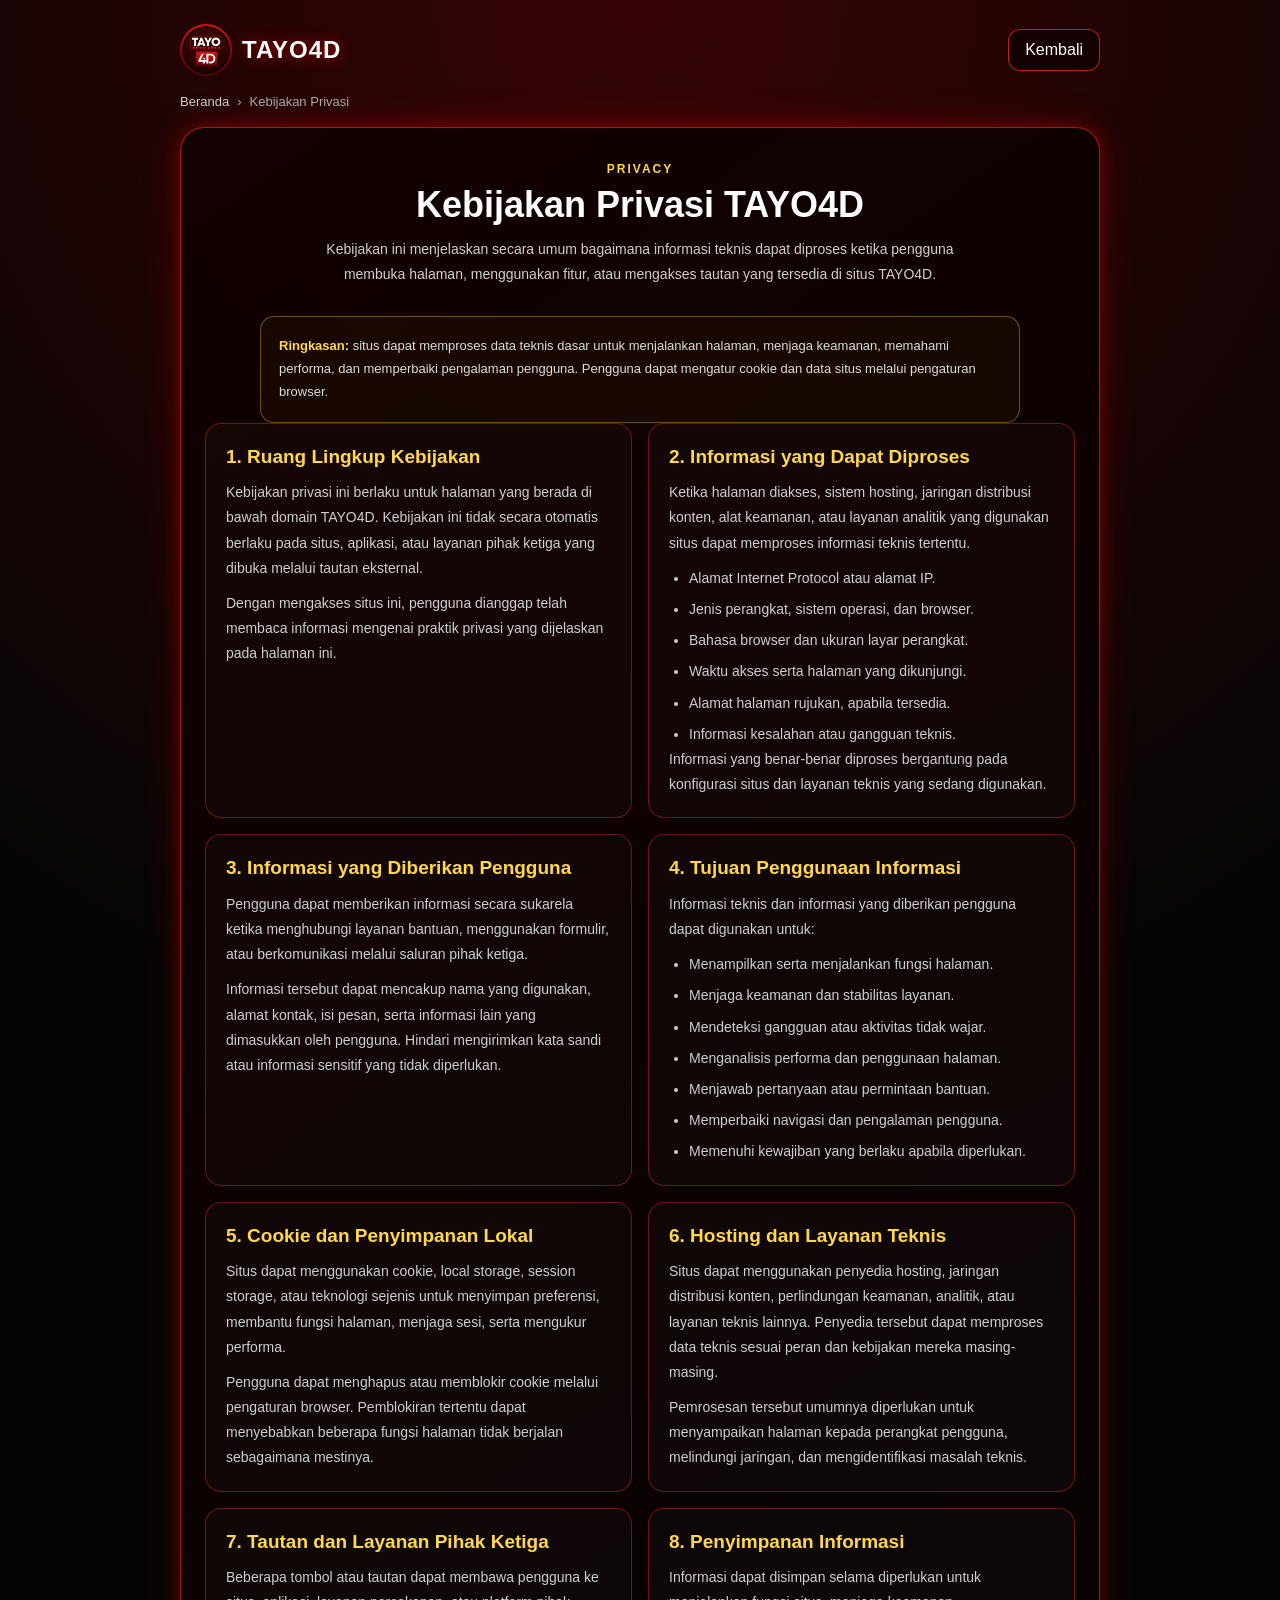
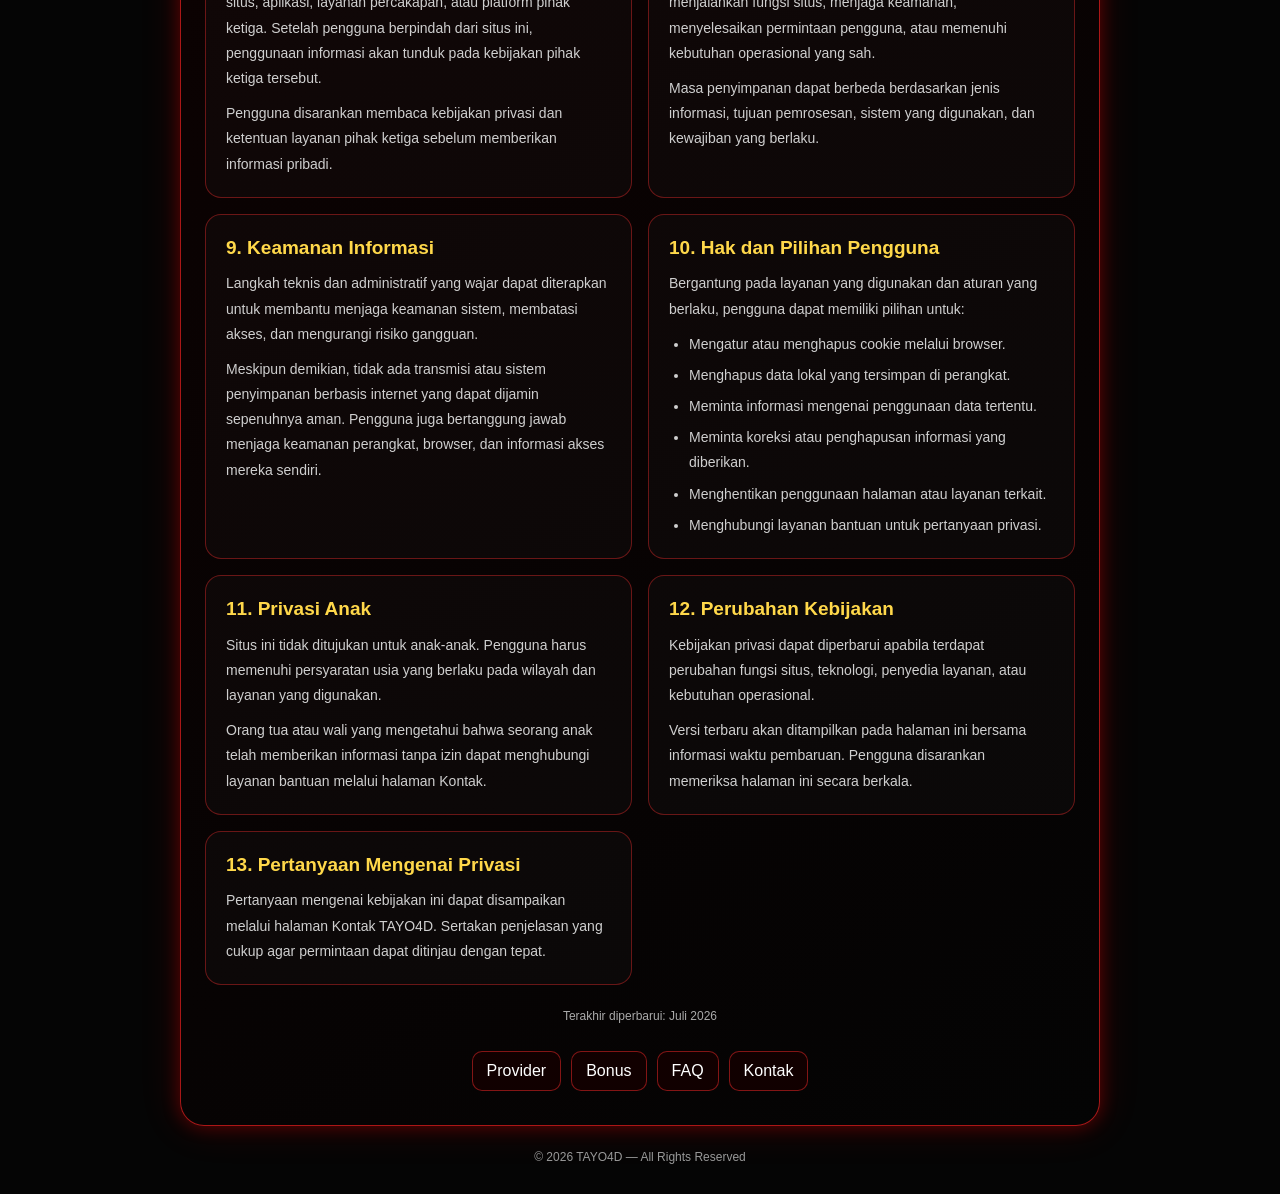
<file: pages/privacy.html>
<!doctype html>
<html lang="id">
<head>
    <meta charset="UTF-8">

    <meta
        name="viewport"
        content="width=device-width, initial-scale=1.0">

    <title>Kebijakan Privasi TAYO4D | Informasi dan Hak Pengguna</title>

    <meta
        name="description"
        content="Baca kebijakan privasi TAYO4D mengenai informasi teknis, cookie, keamanan, layanan pihak ketiga, penyimpanan data, dan hak pengguna.">

    <meta name="robots" content="index,follow">
    <meta name="theme-color" content="#b00000">
    <meta name="author" content="TAYO4D">

    <link
        rel="canonical"
        href="https://heytayo-bzn.pages.dev/pages/privacy">

    <link rel="stylesheet" href="/assets/css/subpages.css">    

    <link
        rel="icon"
        type="image/png"
        href="/assets/images/icon-192.png">

    <link
        rel="apple-touch-icon"
        href="/assets/images/apple-touch-icon.png">

    <!-- Open Graph -->
    <meta property="og:type" content="website">
    <meta property="og:site_name" content="TAYO4D">
    <meta property="og:locale" content="id_ID">

    <meta
        property="og:url"
        content="https://heytayo-bzn.pages.dev/pages/privacy">

    <meta
        property="og:title"
        content="Kebijakan Privasi TAYO4D | Informasi dan Hak Pengguna">

    <meta
        property="og:description"
        content="Informasi mengenai data teknis, cookie, keamanan, layanan pihak ketiga, dan hak pengguna TAYO4D.">

    <meta
        property="og:image"
        content="https://heytayo-bzn.pages.dev/assets/images/hero.webp">

    <meta
        property="og:image:alt"
        content="Halaman Kebijakan Privasi TAYO4D">

    <!-- Twitter/X -->
    <meta name="twitter:card" content="summary_large_image">

    <meta
        name="twitter:title"
        content="Kebijakan Privasi TAYO4D | Informasi dan Hak Pengguna">

    <meta
        name="twitter:description"
        content="Informasi mengenai data teknis, cookie, keamanan, layanan pihak ketiga, dan hak pengguna TAYO4D.">

    <meta
        name="twitter:image"
        content="https://heytayo-bzn.pages.dev/assets/images/hero.webp">

    <meta
        name="twitter:image:alt"
        content="Halaman Kebijakan Privasi TAYO4D">

    <!-- Structured Data -->
    <script type="application/ld+json">
    {
        "@context": "https://schema.org",
        "@graph": [
            {
                "@type": "WebPage",
                "@id": "https://heytayo-bzn.pages.dev/pages/privacy#webpage",
                "url": "https://heytayo-bzn.pages.dev/pages/privacy",
                "name": "Kebijakan Privasi TAYO4D | Informasi dan Hak Pengguna",
                "description": "Kebijakan privasi TAYO4D mengenai informasi teknis, cookie, keamanan, layanan pihak ketiga, penyimpanan data, dan hak pengguna.",
                "isPartOf": {
                    "@id": "https://heytayo-bzn.pages.dev/#website"
                },
                "breadcrumb": {
                    "@id": "https://heytayo-bzn.pages.dev/pages/privacy#breadcrumb"
                },
                "inLanguage": "id-ID",
                "dateModified": "2026-07-01"
            },
            {
                "@type": "BreadcrumbList",
                "@id": "https://heytayo-bzn.pages.dev/pages/privacy#breadcrumb",
                "itemListElement": [
                    {
                        "@type": "ListItem",
                        "position": 1,
                        "name": "Beranda",
                        "item": "https://heytayo-bzn.pages.dev/"
                    },
                    {
                        "@type": "ListItem",
                        "position": 2,
                        "name": "Kebijakan Privasi",
                        "item": "https://heytayo-bzn.pages.dev/pages/privacy"
                    }
                ]
            }
        ]
    }
    </script>

        <!-- Google tag (gtag.js) -->
    <script async src="https://www.googletagmanager.com/gtag/js?id=G-QPCE416YLT"></script>
    <script>
        window.dataLayer = window.dataLayer || [];
        function gtag(){dataLayer.push(arguments);}
        gtag('js', new Date());

        gtag('config', 'G-QPCE416YLT');
    </script>

</head>

<body class="subpage">

    <a href="#main-content" class="skip-link">
        Lewati ke konten
    </a>

    <div class="subpage-container">

        <header class="subpage-header">
            <a
                class="subpage-brand"
                href="/"
                aria-label="TAYO4D — Beranda">

                <img
                    src="/assets/images/logo.webp"
                    alt=""
                    width="52"
                    height="52"
                    decoding="async">

                <span>TAYO4D</span>
            </a>

            <a 
                class="subpage-back"
                href="/"
                aria-label="Kembali ke Beranda">
                Kembali
            </a>
        </header>

        <nav class="breadcrumb" aria-label="Breadcrumb">
            <a href="/">Beranda</a>
            <span aria-hidden="true">›</span>
            <span aria-current="page">Kebijakan Privasi</span>
        </nav>

        <main id="main-content">

            <article
                class="subpage-panel"
                aria-labelledby="privacy-title">

                <header class="subpage-heading">
                    <span class="subpage-eyebrow">PRIVACY</span>

                    <h1 id="privacy-title">
                        Kebijakan Privasi TAYO4D
                    </h1>

                    <p>
                        Kebijakan ini menjelaskan secara umum bagaimana
                        informasi teknis dapat diproses ketika pengguna
                        membuka halaman, menggunakan fitur, atau mengakses
                        tautan yang tersedia di situs TAYO4D.
                    </p>
                </header>

                <div class="subpage-notice">
                    <strong>Ringkasan:</strong>
                    situs dapat memproses data teknis dasar untuk menjalankan
                    halaman, menjaga keamanan, memahami performa, dan
                    memperbaiki pengalaman pengguna. Pengguna dapat mengatur
                    cookie dan data situs melalui pengaturan browser.
                </div>

                <div class="subpage-grid">

                    <section class="info-card">
                        <h2>1. Ruang Lingkup Kebijakan</h2>

                        <p>
                            Kebijakan privasi ini berlaku untuk halaman yang
                            berada di bawah domain TAYO4D. Kebijakan ini tidak
                            secara otomatis berlaku pada situs, aplikasi,
                            atau layanan pihak ketiga yang dibuka melalui
                            tautan eksternal.
                        </p>

                        <p>
                            Dengan mengakses situs ini, pengguna dianggap
                            telah membaca informasi mengenai praktik privasi
                            yang dijelaskan pada halaman ini.
                        </p>
                    </section>

                    <section class="info-card">
                        <h2>2. Informasi yang Dapat Diproses</h2>

                        <p>
                            Ketika halaman diakses, sistem hosting, jaringan
                            distribusi konten, alat keamanan, atau layanan
                            analitik yang digunakan situs dapat memproses
                            informasi teknis tertentu.
                        </p>

                        <ul>
                            <li>Alamat Internet Protocol atau alamat IP.</li>
                            <li>Jenis perangkat, sistem operasi, dan browser.</li>
                            <li>Bahasa browser dan ukuran layar perangkat.</li>
                            <li>Waktu akses serta halaman yang dikunjungi.</li>
                            <li>Alamat halaman rujukan, apabila tersedia.</li>
                            <li>Informasi kesalahan atau gangguan teknis.</li>
                        </ul>

                        <p>
                            Informasi yang benar-benar diproses bergantung
                            pada konfigurasi situs dan layanan teknis yang
                            sedang digunakan.
                        </p>
                    </section>

                    <section class="info-card">
                        <h2>3. Informasi yang Diberikan Pengguna</h2>

                        <p>
                            Pengguna dapat memberikan informasi secara
                            sukarela ketika menghubungi layanan bantuan,
                            menggunakan formulir, atau berkomunikasi melalui
                            saluran pihak ketiga.
                        </p>

                        <p>
                            Informasi tersebut dapat mencakup nama yang
                            digunakan, alamat kontak, isi pesan, serta
                            informasi lain yang dimasukkan oleh pengguna.
                            Hindari mengirimkan kata sandi atau informasi
                            sensitif yang tidak diperlukan.
                        </p>
                    </section>

                    <section class="info-card">
                        <h2>4. Tujuan Penggunaan Informasi</h2>

                        <p>
                            Informasi teknis dan informasi yang diberikan
                            pengguna dapat digunakan untuk:
                        </p>

                        <ul>
                            <li>Menampilkan serta menjalankan fungsi halaman.</li>
                            <li>Menjaga keamanan dan stabilitas layanan.</li>
                            <li>Mendeteksi gangguan atau aktivitas tidak wajar.</li>
                            <li>Menganalisis performa dan penggunaan halaman.</li>
                            <li>Menjawab pertanyaan atau permintaan bantuan.</li>
                            <li>Memperbaiki navigasi dan pengalaman pengguna.</li>
                            <li>Memenuhi kewajiban yang berlaku apabila diperlukan.</li>
                        </ul>
                    </section>

                    <section class="info-card">
                        <h2>5. Cookie dan Penyimpanan Lokal</h2>

                        <p>
                            Situs dapat menggunakan cookie, local storage,
                            session storage, atau teknologi sejenis untuk
                            menyimpan preferensi, membantu fungsi halaman,
                            menjaga sesi, serta mengukur performa.
                        </p>

                        <p>
                            Pengguna dapat menghapus atau memblokir cookie
                            melalui pengaturan browser. Pemblokiran tertentu
                            dapat menyebabkan beberapa fungsi halaman tidak
                            berjalan sebagaimana mestinya.
                        </p>
                    </section>

                    <section class="info-card">
                        <h2>6. Hosting dan Layanan Teknis</h2>

                        <p>
                            Situs dapat menggunakan penyedia hosting, jaringan
                            distribusi konten, perlindungan keamanan, analitik,
                            atau layanan teknis lainnya. Penyedia tersebut
                            dapat memproses data teknis sesuai peran dan
                            kebijakan mereka masing-masing.
                        </p>

                        <p>
                            Pemrosesan tersebut umumnya diperlukan untuk
                            menyampaikan halaman kepada perangkat pengguna,
                            melindungi jaringan, dan mengidentifikasi masalah
                            teknis.
                        </p>
                    </section>

                    <section class="info-card">
                        <h2>7. Tautan dan Layanan Pihak Ketiga</h2>

                        <p>
                            Beberapa tombol atau tautan dapat membawa pengguna
                            ke situs, aplikasi, layanan percakapan, atau
                            platform pihak ketiga. Setelah pengguna berpindah
                            dari situs ini, penggunaan informasi akan tunduk
                            pada kebijakan pihak ketiga tersebut.
                        </p>

                        <p>
                            Pengguna disarankan membaca kebijakan privasi dan
                            ketentuan layanan pihak ketiga sebelum memberikan
                            informasi pribadi.
                        </p>
                    </section>

                    <section class="info-card">
                        <h2>8. Penyimpanan Informasi</h2>

                        <p>
                            Informasi dapat disimpan selama diperlukan untuk
                            menjalankan fungsi situs, menjaga keamanan,
                            menyelesaikan permintaan pengguna, atau memenuhi
                            kebutuhan operasional yang sah.
                        </p>

                        <p>
                            Masa penyimpanan dapat berbeda berdasarkan jenis
                            informasi, tujuan pemrosesan, sistem yang digunakan,
                            dan kewajiban yang berlaku.
                        </p>
                    </section>

                    <section class="info-card">
                        <h2>9. Keamanan Informasi</h2>

                        <p>
                            Langkah teknis dan administratif yang wajar dapat
                            diterapkan untuk membantu menjaga keamanan sistem,
                            membatasi akses, dan mengurangi risiko gangguan.
                        </p>

                        <p>
                            Meskipun demikian, tidak ada transmisi atau sistem
                            penyimpanan berbasis internet yang dapat dijamin
                            sepenuhnya aman. Pengguna juga bertanggung jawab
                            menjaga keamanan perangkat, browser, dan informasi
                            akses mereka sendiri.
                        </p>
                    </section>

                    <section class="info-card">
                        <h2>10. Hak dan Pilihan Pengguna</h2>

                        <p>
                            Bergantung pada layanan yang digunakan dan aturan
                            yang berlaku, pengguna dapat memiliki pilihan
                            untuk:
                        </p>

                        <ul>
                            <li>Mengatur atau menghapus cookie melalui browser.</li>
                            <li>Menghapus data lokal yang tersimpan di perangkat.</li>
                            <li>Meminta informasi mengenai penggunaan data tertentu.</li>
                            <li>Meminta koreksi atau penghapusan informasi yang diberikan.</li>
                            <li>Menghentikan penggunaan halaman atau layanan terkait.</li>
                            <li>Menghubungi layanan bantuan untuk pertanyaan privasi.</li>
                        </ul>
                    </section>

                    <section class="info-card">
                        <h2>11. Privasi Anak</h2>

                        <p>
                            Situs ini tidak ditujukan untuk anak-anak. Pengguna
                            harus memenuhi persyaratan usia yang berlaku pada
                            wilayah dan layanan yang digunakan.
                        </p>

                        <p>
                            Orang tua atau wali yang mengetahui bahwa seorang
                            anak telah memberikan informasi tanpa izin dapat
                            menghubungi layanan bantuan melalui halaman Kontak.
                        </p>
                    </section>

                    <section class="info-card">
                        <h2>12. Perubahan Kebijakan</h2>

                        <p>
                            Kebijakan privasi dapat diperbarui apabila terdapat
                            perubahan fungsi situs, teknologi, penyedia layanan,
                            atau kebutuhan operasional.
                        </p>

                        <p>
                            Versi terbaru akan ditampilkan pada halaman ini
                            bersama informasi waktu pembaruan. Pengguna
                            disarankan memeriksa halaman ini secara berkala.
                        </p>
                    </section>

                    <section class="info-card">
                        <h2>13. Pertanyaan Mengenai Privasi</h2>

                        <p>
                            Pertanyaan mengenai kebijakan ini dapat disampaikan
                            melalui
                            <a href="/pages/contact">halaman Kontak TAYO4D</a>.
                            Sertakan penjelasan yang cukup agar permintaan dapat
                            ditinjau dengan tepat.
                        </p>
                    </section>

                </div>

                <p class="subpage-updated">
                    Terakhir diperbarui:
                    <time datetime="2026-07-01">Juli 2026</time>
                </p>

                <nav
                    class="internal-nav"
                    aria-label="Halaman informasi">

                    <a href="/pages/provider">Provider</a>
                    <a href="/pages/bonus">Bonus</a>
                    <a href="/pages/faq">FAQ</a>
                    <a href="/pages/contact">Kontak</a>
                </nav>

            </article>

        </main>

        <footer class="subpage-footer">
            © 2026 TAYO4D — All Rights Reserved
        </footer>

    </div>

</body>
</html>
</file>
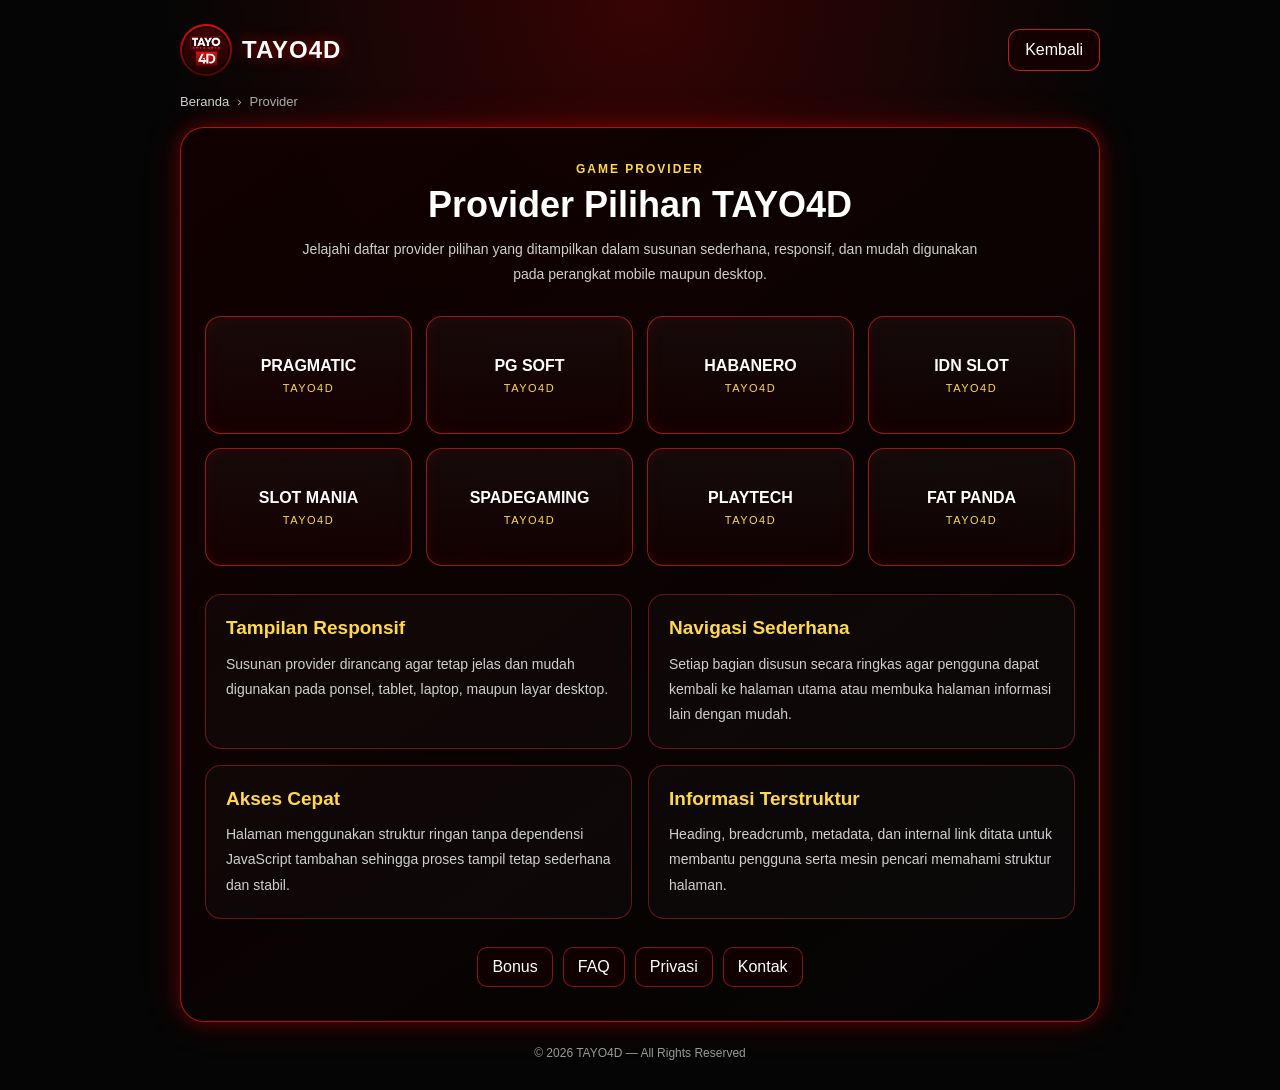
<file: pages/provider.html>
<!doctype html>
<html lang="id">
<head>
    <meta charset="UTF-8">

    <meta
        name="viewport"
        content="width=device-width, initial-scale=1.0">

    <title>Provider Pilihan TAYO4D | Daftar Game Responsif</title>

    <meta
        name="description"
        content="Temukan daftar provider pilihan TAYO4D dengan navigasi sederhana, tampilan responsif, dan akses nyaman di perangkat mobile maupun desktop.">

    <meta name="robots" content="index,follow">
    <meta name="theme-color" content="#b00000">
    <meta name="author" content="TAYO4D">

    <link
        rel="canonical"
        href="https://heytayo-bzn.pages.dev/pages/provider">

    <link rel="stylesheet" href="/assets/css/subpages.css">

    <link
        rel="icon"
        type="image/png"
        href="/assets/images/icon-192.png">

    <link
        rel="apple-touch-icon"
        href="/assets/images/apple-touch-icon.png">

    <meta property="og:type" content="website">
    <meta property="og:site_name" content="TAYO4D">
    <meta property="og:locale" content="id_ID">
    <meta
        property="og:url"
        content="https://heytayo-bzn.pages.dev/pages/provider">

    <meta
        property="og:title"
        content="Provider Pilihan TAYO4D | Daftar Game Responsif">

    <meta
        property="og:description"
        content="Temukan daftar provider pilihan TAYO4D dengan navigasi sederhana, tampilan responsif, dan akses nyaman di perangkat mobile maupun desktop.">

    <meta
        property="og:image"
        content="https://heytayo-bzn.pages.dev/assets/images/hero.webp">

    <meta
        property="og:image:alt"
        content="Halaman provider pilihan TAYO4D">

    <meta name="twitter:card" content="summary_large_image">

    <meta
        name="twitter:title"
        content="Provider Pilihan TAYO4D | Daftar Game Responsif">

    <meta
        name="twitter:description"
        content="Temukan daftar provider pilihan TAYO4D dengan navigasi sederhana, tampilan responsif, dan akses nyaman di perangkat mobile maupun desktop.">

    <meta
        name="twitter:image"
        content="https://heytayo-bzn.pages.dev/assets/images/hero.webp">

    <meta
        name="twitter:image:alt"
        content="Halaman provider pilihan TAYO4D">

    <script type="application/ld+json">
    {
        "@context": "https://schema.org",
        "@graph": [
            {
                "@type": "WebPage",
                "@id": "https://heytayo-bzn.pages.dev/pages/provider#webpage",
                "url": "https://heytayo-bzn.pages.dev/pages/provider",
                "name": "Provider Pilihan TAYO4D",
                "description": "Temukan daftar provider pilihan TAYO4D dengan navigasi sederhana, tampilan responsif, dan akses nyaman di perangkat mobile maupun desktop.",
                "isPartOf": {
                    "@id": "https://heytayo-bzn.pages.dev/#website"
                },
                "breadcrumb": {
                    "@id": "https://heytayo-bzn.pages.dev/pages/provider#breadcrumb"
                },
                "inLanguage": "id-ID"
            },
            {
                "@type": "BreadcrumbList",
                "@id": "https://heytayo-bzn.pages.dev/pages/provider#breadcrumb",
                "itemListElement": [
                    {
                        "@type": "ListItem",
                        "position": 1,
                        "name": "Beranda",
                        "item": "https://heytayo-bzn.pages.dev/"
                    },
                    {
                        "@type": "ListItem",
                        "position": 2,
                        "name": "Provider",
                        "item": "https://heytayo-bzn.pages.dev/pages/provider"
                    }
                ]
            }
        ]
    }
    </script>

        <!-- Google tag (gtag.js) -->
    <script async src="https://www.googletagmanager.com/gtag/js?id=G-QPCE416YLT"></script>
    <script>
        window.dataLayer = window.dataLayer || [];
        function gtag(){dataLayer.push(arguments);}
        gtag('js', new Date());

        gtag('config', 'G-QPCE416YLT');
    </script>

</head>

<body class="subpage">

    <a href="#main-content" class="skip-link">
        Lewati ke konten
    </a>

    <div class="subpage-container">

        <header class="subpage-header">
            <a
                class="subpage-brand"
                href="/"
                aria-label="TAYO4D — Beranda">

                <img
                    src="/assets/images/logo.webp"
                    alt=""
                    width="52"
                    height="52"
                    decoding="async">

                <span>TAYO4D</span>
            </a>

            <a 
                class="subpage-back" 
                href="/"
                aria-label="Kembali ke Beranda">
                Kembali
            </a>
        </header>

        <nav class="breadcrumb" aria-label="Breadcrumb">
            <a href="/">Beranda</a>
            <span aria-hidden="true">›</span>
            <span aria-current="page">Provider</span>
        </nav>

        <main id="main-content">

            <section
                class="subpage-panel"
                aria-labelledby="provider-title">

                <header class="subpage-heading">
                    <span class="subpage-eyebrow">GAME PROVIDER</span>

                    <h1 id="provider-title">
                        Provider Pilihan TAYO4D
                    </h1>

                    <p>
                        Jelajahi daftar provider pilihan yang ditampilkan
                        dalam susunan sederhana, responsif, dan mudah digunakan
                        pada perangkat mobile maupun desktop.
                    </p>
                </header>

                <div class="provider-grid">

                    <a href="/" class="provider-item">
                        <strong>PRAGMATIC</strong>
                        <span>TAYO4D</span>
                    </a>

                    <a href="/" class="provider-item">
                        <strong>PG SOFT</strong>
                        <span>TAYO4D</span>
                    </a>

                    <a href="/" class="provider-item">
                        <strong>HABANERO</strong>
                        <span>TAYO4D</span>
                    </a>

                    <a href="/" class="provider-item">
                        <strong>IDN SLOT</strong>
                        <span>TAYO4D</span>
                    </a>

                    <a href="/" class="provider-item">
                        <strong>SLOT MANIA</strong>
                        <span>TAYO4D</span>
                    </a>

                    <a href="/" class="provider-item">
                        <strong>SPADEGAMING</strong>
                        <span>TAYO4D</span>
                    </a>

                    <a href="/" class="provider-item">
                        <strong>PLAYTECH</strong>
                        <span>TAYO4D</span>
                    </a>

                    <a href="/" class="provider-item">
                        <strong>FAT PANDA</strong>
                        <span>TAYO4D</span>
                    </a>

                </div>

                <div class="provider-info">

                    <article class="info-card">
                        <h2>Tampilan Responsif</h2>

                        <p>
                            Susunan provider dirancang agar tetap jelas dan
                            mudah digunakan pada ponsel, tablet, laptop,
                            maupun layar desktop.
                        </p>
                    </article>

                    <article class="info-card">
                        <h2>Navigasi Sederhana</h2>

                        <p>
                            Setiap bagian disusun secara ringkas agar pengguna
                            dapat kembali ke halaman utama atau membuka halaman
                            informasi lain dengan mudah.
                        </p>
                    </article>

                    <article class="info-card">
                        <h2>Akses Cepat</h2>

                        <p>
                            Halaman menggunakan struktur ringan tanpa dependensi
                            JavaScript tambahan sehingga proses tampil tetap
                            sederhana dan stabil.
                        </p>
                    </article>

                    <article class="info-card">
                        <h2>Informasi Terstruktur</h2>

                        <p>
                            Heading, breadcrumb, metadata, dan internal link
                            ditata untuk membantu pengguna serta mesin pencari
                            memahami struktur halaman.
                        </p>
                    </article>

                </div>

                <nav
                    class="internal-nav"
                    aria-label="Halaman informasi">

                    <a href="/pages/bonus">Bonus</a>
                    <a href="/pages/faq">FAQ</a>
                    <a href="/pages/privacy">Privasi</a>
                    <a href="/pages/contact">Kontak</a>
                </nav>

            </section>

        </main>

        <footer class="subpage-footer">
            © 2026 TAYO4D — All Rights Reserved
        </footer>

    </div>

</body>
</html>
</file>
<file: assets/css/subpages.css>
:root {
    --sub-red:#ff3030;
    --sub-gold:#ffd84a;
    --sub-bg:#050505;
    --sub-panel:rgba(18,0,0,.94);
    --sub-text:#ffffff;
    --sub-muted:#cfcfcf;
    --sub-soft:#aaaaaa;
    --sub-border:rgba(255,45,45,.48);
    --sub-radius:24px;
}

*,
*::before,
*::after {
    margin:0;
    padding:0;
    box-sizing:border-box;
}

html {
    scroll-behavior:smooth;
}

body.subpage {
    min-height:100vh;
    padding:24px 14px;
    overflow-x:hidden;
    font-family:Arial,Helvetica,sans-serif;
    color:var(--sub-text);

    background:
        radial-gradient(
            circle at top,
            rgba(255,0,0,.2),
            transparent 38%
        ),
        var(--sub-bg);
}

.subpage a {
    color:inherit;
    text-decoration:none;
}

.subpage img {
    display:block;
    max-width:100%;
}

.subpage-container {
    width:100%;
    max-width:920px;
    margin:0 auto;
}

/* Accessibility */

.skip-link {
    position:absolute;
    top:-70px;
    left:12px;
    z-index:9999;
    padding:11px 15px;
    border-radius:8px;
    color:var(--sub-text);
    background:#b00000;
}

.skip-link:focus {
    top:12px;
}

/* Header */

.subpage-header {
    display:flex;
    align-items:center;
    justify-content:space-between;
    gap:16px;
    margin-bottom:18px;
}

.subpage-brand {
    display:inline-flex;
    align-items:center;
    gap:10px;
    color:var(--sub-red);
    font-size:24px;
    font-weight:900;
    letter-spacing:1px;
    text-shadow:0 0 14px rgba(255,0,0,.65);
}

.subpage-brand img {
    width:52px;
    height:52px;
    object-fit:contain;
}

.subpage-back {
    min-height:42px;
    display:inline-flex;
    align-items:center;
    justify-content:center;
    padding:10px 16px;
    border:1px solid rgba(255,45,45,.7);
    border-radius:12px;
    color:#fff;
    background:#140000;
    transition:
        border-color .2s ease,
        box-shadow .2s ease,
        transform .2s ease;
}

.subpage-back:hover,
.subpage-back:focus-visible {
    border-color:var(--sub-red);
    outline:none;
    transform:translateY(-2px);
    box-shadow:0 0 14px rgba(255,0,0,.25);
}

/* Breadcrumb */

.breadcrumb {
    display:flex;
    flex-wrap:wrap;
    align-items:center;
    gap:8px;
    margin-bottom:18px;
    color:var(--sub-soft);
    font-size:13px;
}

.breadcrumb a {
    color: var(--sub-muted);
}

.breadcrumb a:hover {
    color:var(--sub-red);
}

.breadcrumb a:focus-visible {
    color:var(--sub-red);
    outline:2px solid var(--sub-gold);
    outline-offset:3px;
    border-radius:3px;
}

/* Main panel */

.subpage-panel {
    padding:34px 24px;
    border:1px solid rgba(255,35,35,.65);
    border-radius:var(--sub-radius);

    background:
        linear-gradient(
            145deg,
            var(--sub-panel),
            rgba(4,4,4,.97)
        );

    box-shadow:
        0 0 18px rgba(255,0,0,.3),
        0 0 42px rgba(255,0,0,.14);
}

/* Section heading */

.subpage-heading {
    margin-bottom:30px;
    text-align:center;
}

.subpage-eyebrow {
    display:block;
    margin-bottom:8px;
    color:var(--sub-gold);
    font-size:12px;
    font-weight:800;
    letter-spacing:2px;
}

.subpage-heading h1 {
    margin-bottom:12px;
    font-size:36px;
    line-height:1.15;
}

.subpage-heading p {
    max-width:680px;
    margin:0 auto;
    color:var(--sub-muted);
    font-size:14px;
    line-height:1.75;
}

/* Common cards */

.subpage-grid {
    display:grid;
    grid-template-columns:repeat(2,minmax(0,1fr));
    gap:16px;
}

.info-card {
    padding:20px;
    border:1px solid rgba(255,45,45,.38);
    border-radius:16px;
    background:rgba(255,255,255,.025);
    transition:
        transform .2s ease,
        border-color .2s ease,
        box-shadow .2s ease;
}

.info-card h2 {
    margin-bottom:10px;
    color:var(--sub-gold);
    font-size:19px;
    line-height:1.4;
}

.info-card p,
.info-card li {
    color:var(--sub-muted);
    font-size:14px;
    line-height:1.8;
}

.info-card p + p {
    margin-top:10px;
}

.info-card ul {
    margin-top:10px;
    padding-left:20px;
}

.info-card li + li {
    margin-top:6px;
}

.info-card:hover,
.info-card:focus-within {
    transform:translateY(-4px);
    border-color:rgba(255,48,48,.75);
    box-shadow:0 0 14px rgba(255,0,0,.18);
}

/* Notice */

.subpage-notice {
    max-width:760px;
    margin:22px auto 0;
    padding:18px;
    border:1px solid rgba(255,216,74,.35);
    border-radius:14px;
    color:#dddddd;
    background:rgba(255,216,74,.035);
    font-size:13px;
    line-height:1.75;
}

.subpage-notice strong {
    color:var(--sub-gold);
}

/* Buttons */

.subpage-button,
.contact-button {
    display:inline-flex;
    align-items:center;
    justify-content:center;
    min-height:44px;
    padding:11px 17px;
    border:1px solid rgba(255,45,45,.8);
    border-radius:11px;
    color:#fff;

    background:
        linear-gradient(
            180deg,
            #b60000,
            #760000
        );

    font-size:14px;
    font-weight:800;
    box-shadow:0 0 16px rgba(255,0,0,.2);

    transition:
        transform .2s ease,
        border-color .2s ease,
        box-shadow .2s ease;
}

.subpage-button:hover,
.subpage-button:focus-visible,
.contact-button:hover,
.contact-button:focus-visible {
    border-color:#ff7777;
    outline:none;
    transform:translateY(-2px);
    box-shadow:0 0 20px rgba(255,0,0,.35);
}

/* Internal navigation */

.internal-nav {
    display:flex;
    flex-wrap:wrap;
    justify-content:center;
    gap:10px;
    margin-top:28px;
}

.internal-nav a {
    padding:10px 14px;
    border:1px solid var(--sub-border);
    border-radius:10px;
    color:#fff;
    background:#110000;

    transition:
        border-color .2s ease,
        box-shadow .2s ease,
        transform .2s ease;
}

.internal-nav a:hover,
.internal-nav a:focus-visible {
    border-color:var(--sub-red);
    outline:none;
    transform:translateY(-2px);
    box-shadow:0 0 12px rgba(255,0,0,.14);
}

/* FAQ */

.subpage-faq-list {
    display:grid;
    gap:14px;
}

.subpage-faq-item {
    overflow:hidden;
    border:1px solid rgba(255,45,45,.55);
    border-radius:15px;
    transition:
        border-color .2s ease,
        box-shadow .2s ease;

    background:
        linear-gradient(
            180deg,
            rgba(255,255,255,.035),
            rgba(255,0,0,.025)
        );
}

.subpage-faq-item[open] {
    border-color:rgba(255,48,48,.9);
    box-shadow:0 0 16px rgba(255,0,0,.14);
}

.subpage-faq-item summary {
    position:relative;
    padding:18px 50px 18px 18px;
    cursor:pointer;
    list-style:none;
    font-size:15px;
    font-weight:800;
    line-height:1.45;
}

.subpage-faq-item summary::-webkit-details-marker {
    display:none;
}

.subpage-faq-item summary::after {
    content:"+";
    position:absolute;
    top:50%;
    right:18px;
    transform:translateY(-50%);
    color:var(--sub-red);
    font-size:24px;
    font-weight:900;
}

.subpage-faq-item[open] summary::after {
    content:"−";
}

.subpage-faq-item summary:focus-visible {
    outline:2px solid var(--sub-gold);
    outline-offset:-4px;
}

.subpage-answer {
    padding:0 18px 18px;
    color:var(--sub-muted);
    font-size:14px;
    line-height:1.75;
}

/* Footer */

.subpage-footer {
    padding:24px 10px 6px;
    text-align:center;
    color:#999999;
    font-size:12px;
}

/* Bonus page */

.bonus-grid {
    display:grid;
    grid-template-columns:repeat(3,minmax(0,1fr));
    gap:14px;
}

.bonus-card {
    min-height:220px;
    padding:22px 18px;
    display:flex;
    flex-direction:column;

    border:1px solid rgba(255,45,45,.5);
    border-radius:18px;

    background:
        linear-gradient(
            180deg,
            rgba(255,255,255,.045),
            rgba(255,0,0,.025)
        );

    box-shadow:
        inset 0 0 18px rgba(255,0,0,.07);

    transition:
        transform .2s ease,
        border-color .2s ease,
        box-shadow .2s ease;
}

.bonus-card:hover,
.bonus-card:focus-within {
    transform: translateY(-4px);
    border-color: var(--sub-red);

    box-shadow:
        0 0 16px rgba(255,0,0,.22),
        inset 0 0 18px rgba(255,0,0,.08);
}

.bonus-icon {
    width:48px;
    height:48px;
    margin-bottom:16px;
    display:flex;
    align-items:center;
    justify-content:center;

    border:1px solid rgba(255,216,74,.55);
    border-radius:14px;

    font-size:24px;
    background:#170000;
    box-shadow:0 0 14px rgba(255,0,0,.18);
}

.bonus-card h2 {
    margin-bottom:10px;
    color:var(--sub-gold);
    font-size:20px;
}

.bonus-card p {
    margin-bottom:16px;
    color:var(--sub-muted);
    font-size:14px;
    line-height:1.7;
}

.bonus-note {
    margin-top:auto;
    padding-top:14px;
    border-top:1px solid rgba(255,255,255,.08);
    color:var(--sub-soft);
    font-size:12px;
    line-height:1.6;
}

.subpage-updated {
    margin-top: 24px;
    color: var(--sub-soft);
    text-align: center;
    font-size: 12px;
}

/* Contact page */

.contact-grid {
    display:grid;
    grid-template-columns:repeat(2,minmax(0,1fr));
    gap:16px;
}

.contact-card {
    min-height:245px;
    padding:24px 20px;
    display:flex;
    flex-direction:column;
    align-items:flex-start;
    border:1px solid rgba(255,45,45,.45);
    border-radius:18px;

    background:
        linear-gradient(
            180deg,
            rgba(255,255,255,.045),
            rgba(255,0,0,.025)
        );

    transition:
        transform .2s ease,
        border-color .2s ease,
        box-shadow .2s ease;
}

.contact-card:hover,
.contact-card:focus-within {
    transform:translateY(-4px);
    border-color:var(--sub-red);
    box-shadow:0 0 18px rgba(255,0,0,.18);
}

.contact-icon {
    width:52px;
    height:52px;
    margin-bottom:16px;
    display:flex;
    align-items:center;
    justify-content:center;
    border:1px solid rgba(255,216,74,.55);
    border-radius:15px;
    background:#170000;
    font-size:25px;
    box-shadow:0 0 14px rgba(255,0,0,.18);
}

.contact-card h2 {
    margin-bottom:10px;
    color:var(--sub-gold);
    font-size:21px;
}

.contact-card p {
    margin-bottom:18px;
    color:var(--sub-muted);
    font-size:14px;
    line-height:1.75;
}

.contact-button {
    margin-top:auto;
}

.info-section {
    display:grid;
    grid-template-columns:repeat(2,minmax(0,1fr));
    gap:16px;
    margin-top:22px;
}

/* Provider page */

.provider-grid {
    display:grid;
    grid-template-columns:repeat(4,minmax(0,1fr));
    gap:14px;
}

.provider-item {
    min-height:118px;
    padding:18px 12px;
    display:flex;
    flex-direction:column;
    align-items:center;
    justify-content:center;
    text-align:center;

    border:1px solid rgba(255,45,45,.55);
    border-radius:16px;

    background:
        linear-gradient(
            180deg,
            rgba(255,255,255,.04),
            rgba(255,0,0,.035)
        );

    box-shadow:
        inset 0 0 16px rgba(255,0,0,.08);

    transition:
        transform .2s ease,
        border-color .2s ease,
        box-shadow .2s ease;
}

.provider-item:hover,
.provider-item:focus-visible {
    transform:translateY(-4px);
    border-color:var(--sub-red);

    outline:none;

    box-shadow:
        0 0 15px rgba(255,0,0,.3),
        inset 0 0 16px rgba(255,0,0,.1);
}

.provider-item strong {
    margin-bottom:7px;
    font-size:16px;
}

.provider-item span {
    color:var(--sub-gold);
    font-size:11px;
    letter-spacing:1.5px;
}

.provider-info {
    display:grid;
    grid-template-columns:repeat(2,minmax(0,1fr));
    gap:16px;
    margin-top:28px;
}

/* Responsive */

@media (max-width:760px) {
    .subpage-heading h1 {
        font-size:30px;
    }

    .bonus-grid {
        grid-template-columns:repeat(2,minmax(0,1fr));
    }

    .contact-grid,
    .info-section {
        grid-template-columns:1fr;
    }

    .provider-grid,
    .provider-info {
        grid-template-columns:repeat(2,minmax(0,1fr));
    }
}

@media (max-width:480px) {
    .provider-grid,
    .provider-info {
        grid-template-columns:repeat(2,minmax(0,1fr));
        gap:10px;
    }

    .provider-item {
        min-height:100px;
        padding:14px 8px;
    }

    .provider-item strong {
        font-size:14px;
    }

    .provider-info .info-card {
        grid-column:1 / -1;
    }

    .contact-card {
        min-height:auto;
    }

    .subpage-grid {
        grid-template-columns:1fr;
    }

    .bonus-grid {
        grid-template-columns:1fr;
    }

    .bonus-card {
        min-height:auto;
    }

    body.subpage {
        padding:12px 8px;
    }

    .subpage-brand {
        font-size:20px;
    }

    .subpage-brand img {
        width:44px;
        height:44px;
    }

    .subpage-panel {
        padding:24px 12px;
        border-radius:18px;
    }

    .subpage-heading h1 {
        font-size:28px;
    }

    .info-card {
        padding:16px;
    }

    .subpage-faq-item summary {
        padding:16px 46px 16px 14px;
        font-size:14px;
    }

    .subpage-answer {
        padding:0 14px 16px;
    }
}

/* Reduced motion */

@media (prefers-reduced-motion:reduce) {
    html {
        scroll-behavior:auto;
    }

    *,
    *::before,
    *::after {
        animation-duration:.01ms !important;
        animation-iteration-count:1 !important;
        transition-duration:.01ms !important;
    }
}
</file>
